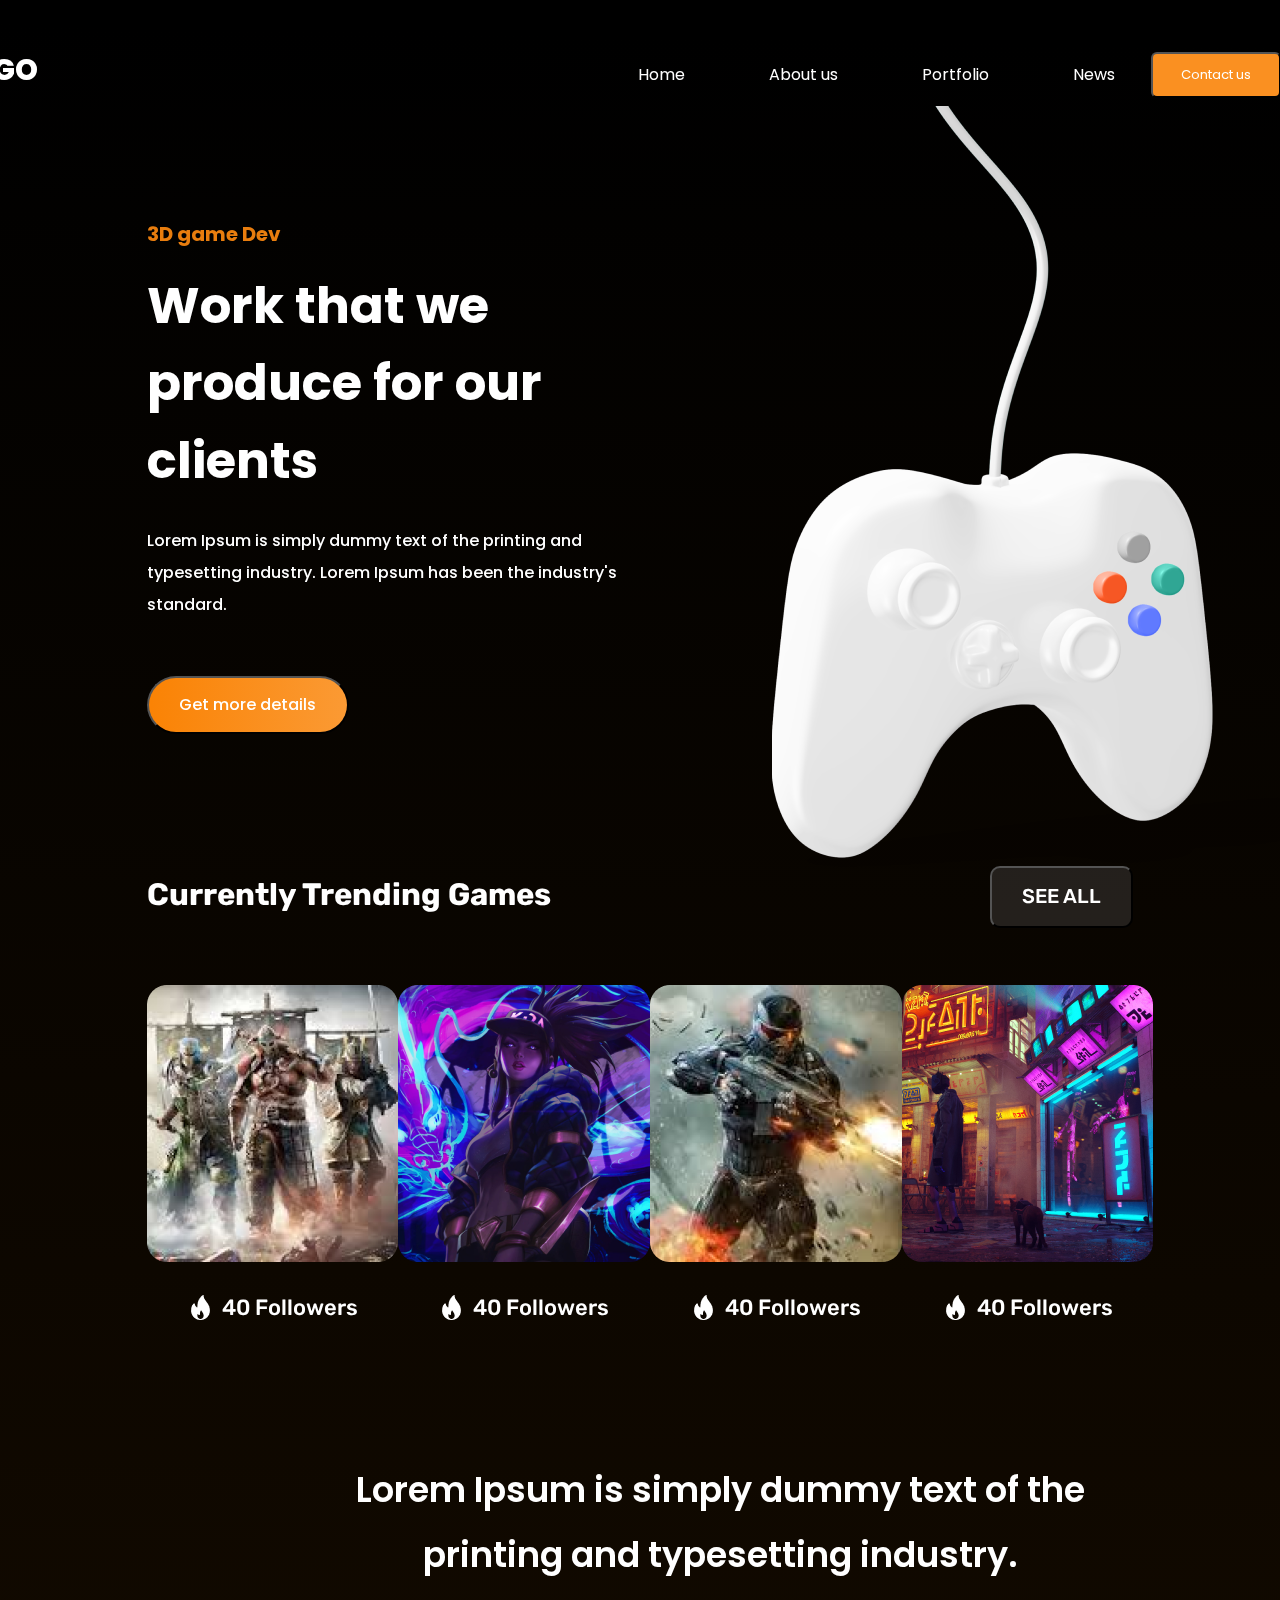
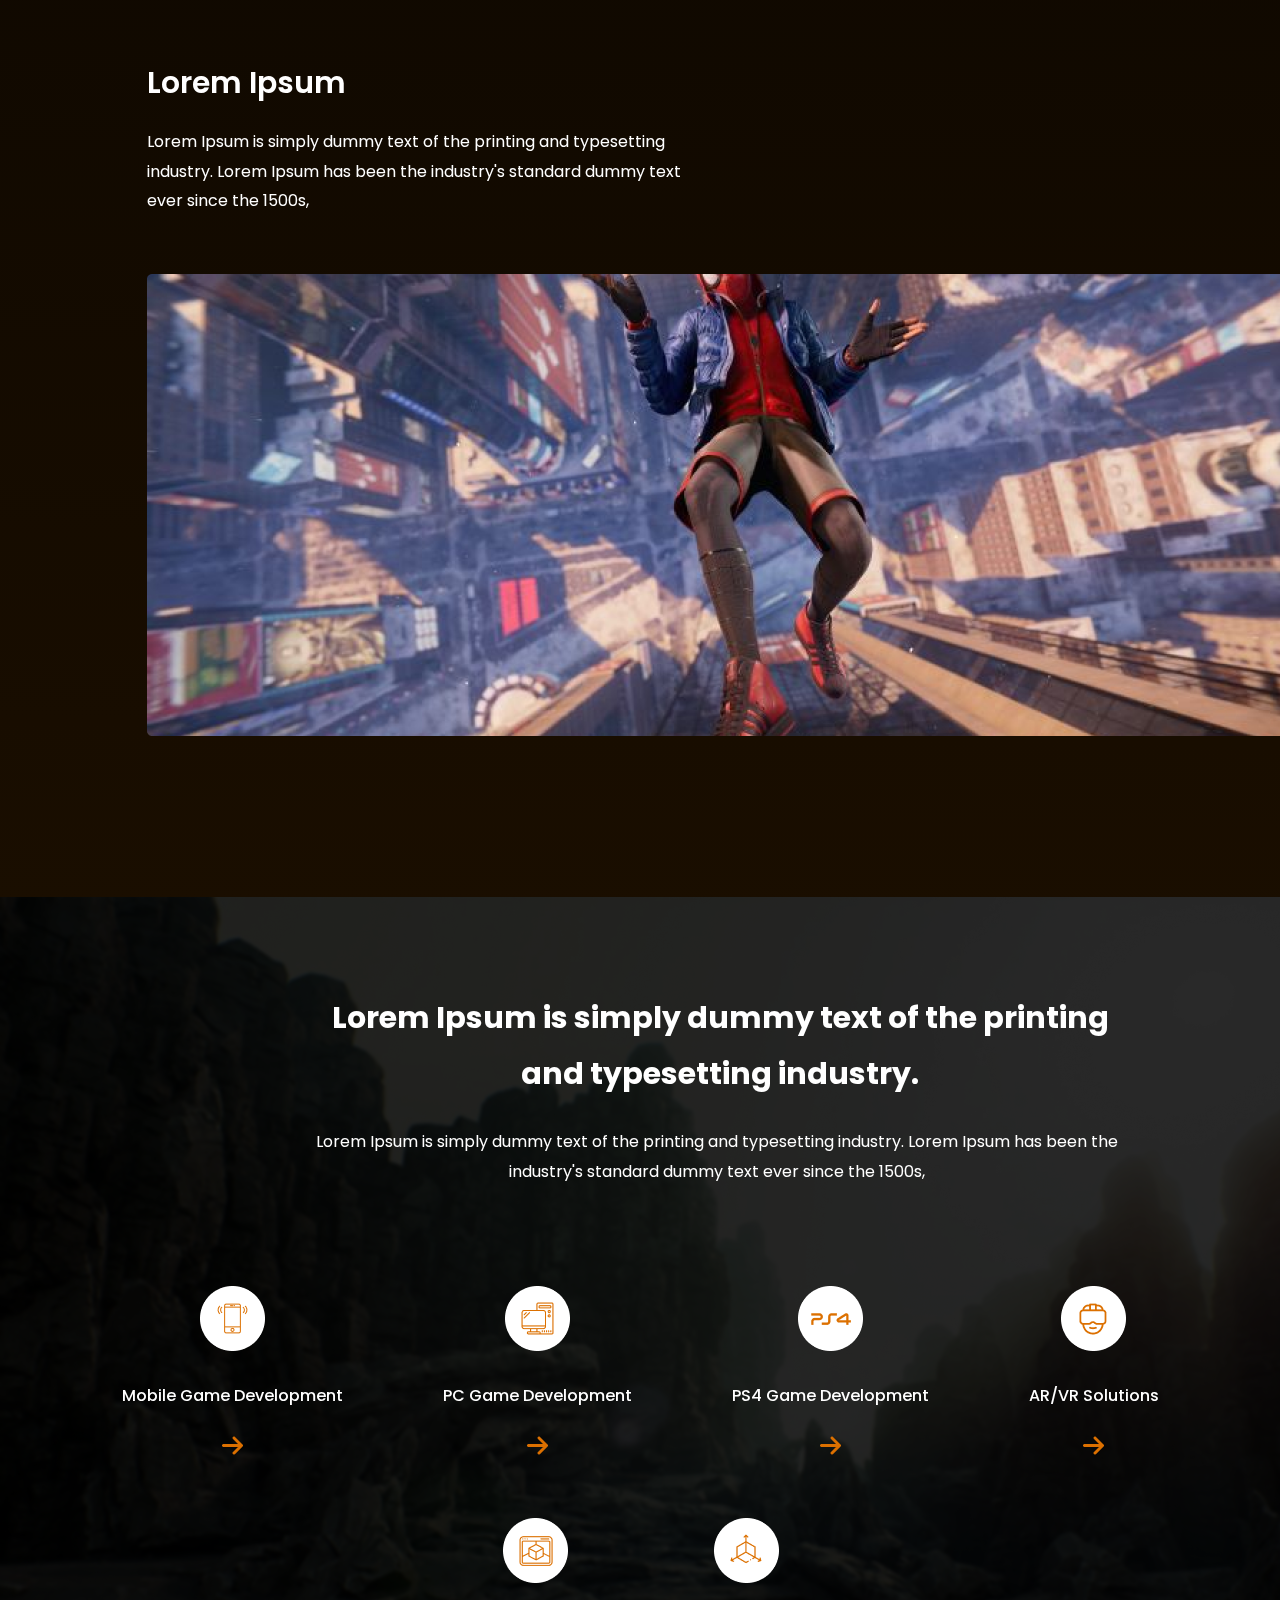
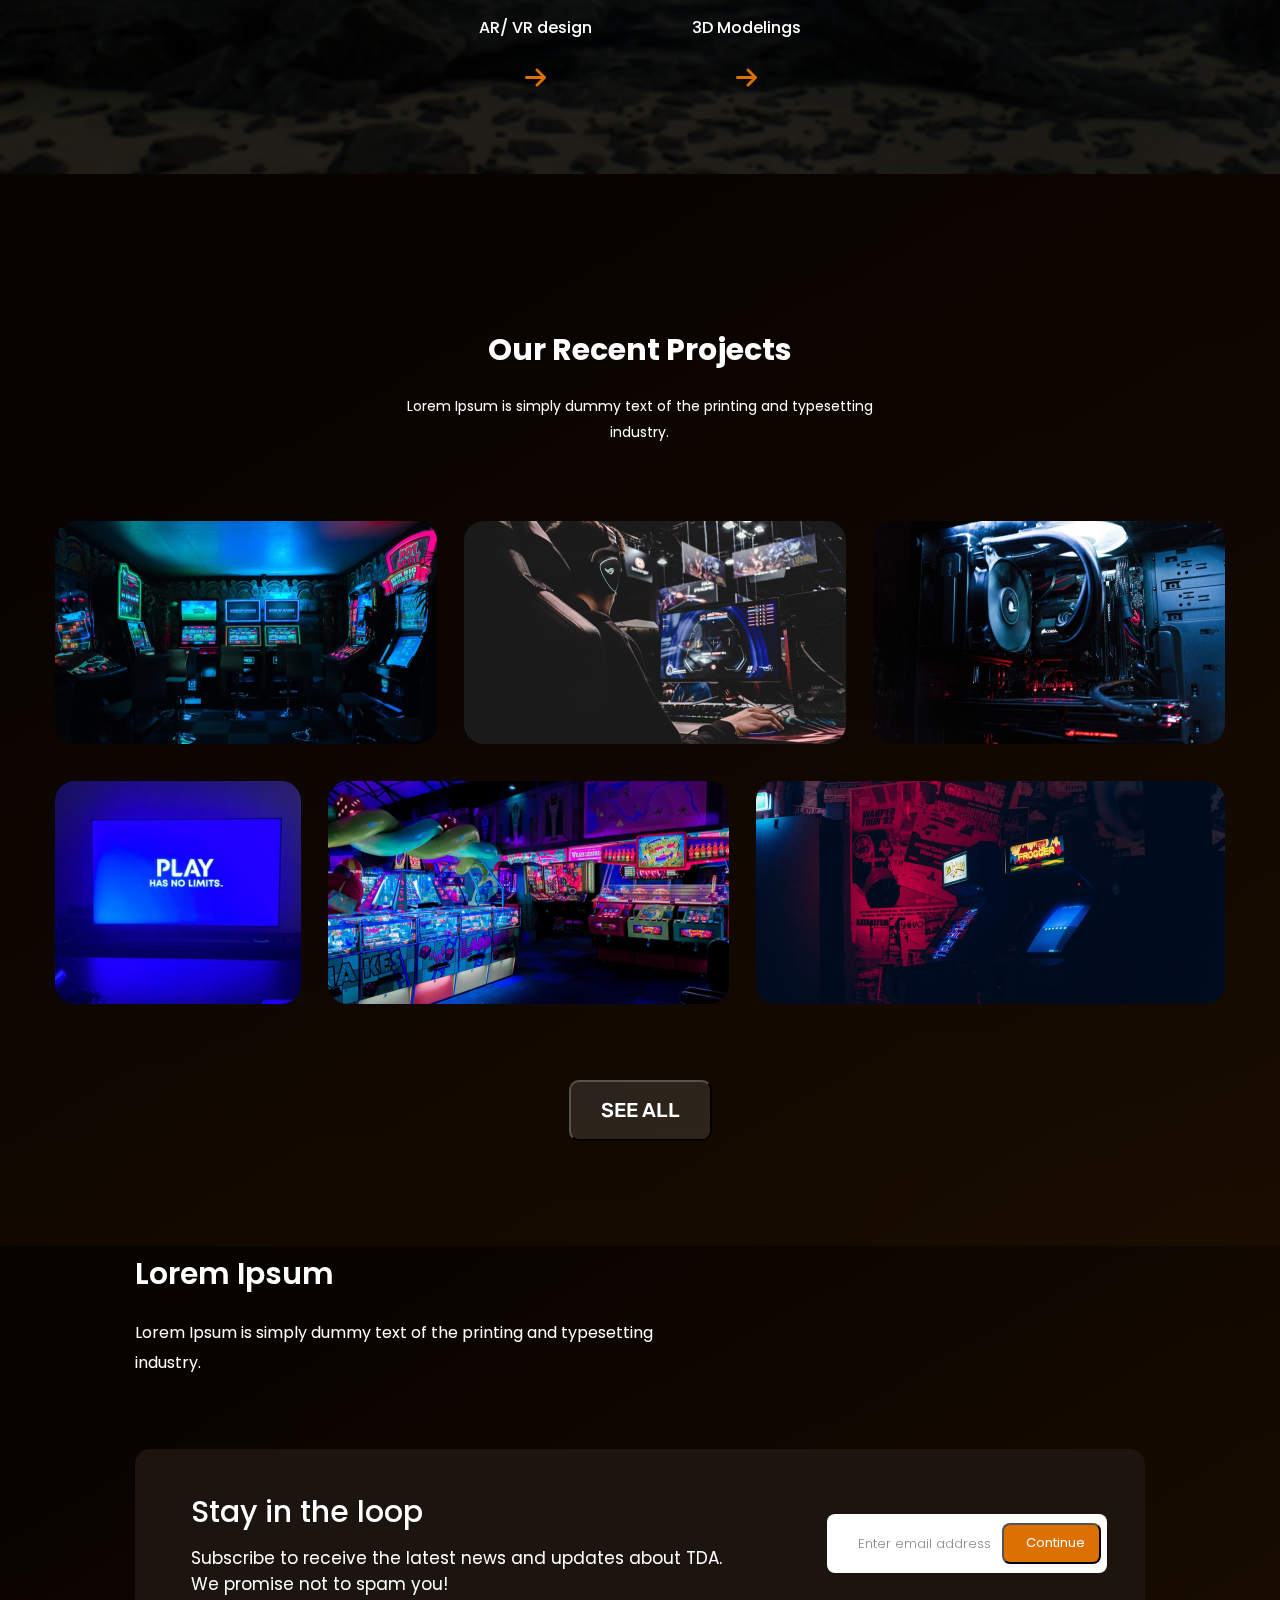
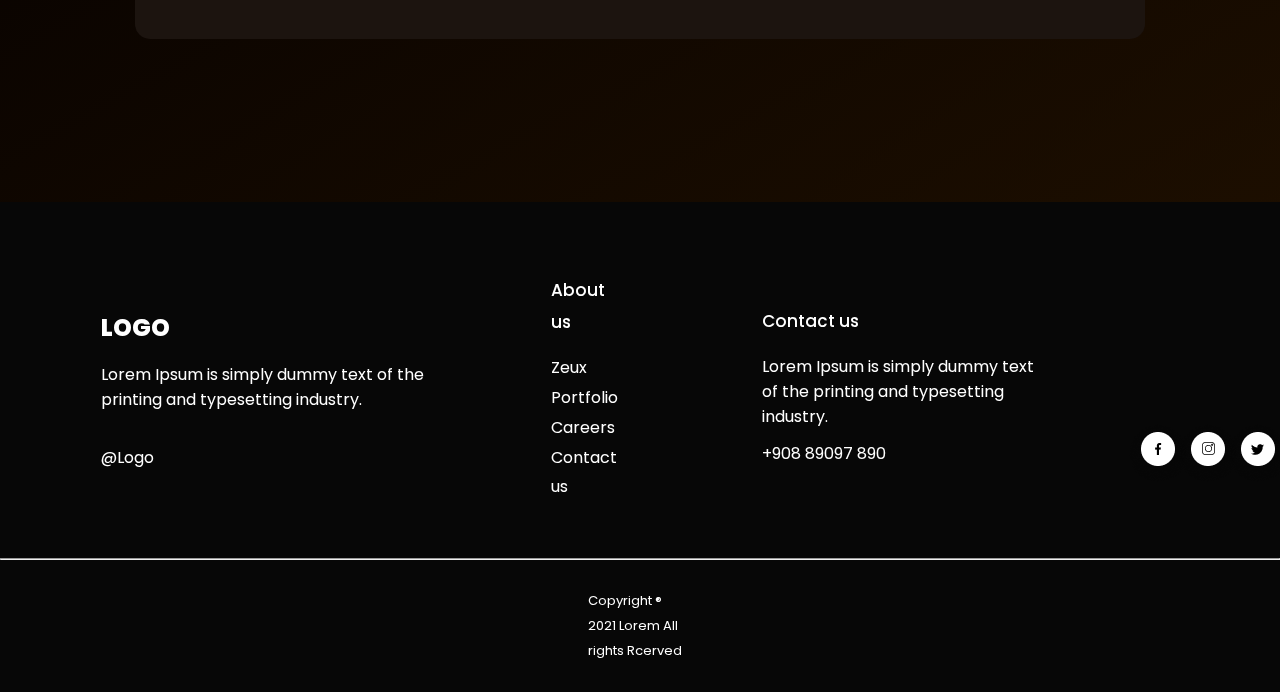
<file: index.html>
<!DOCTYPE html>
<html lang="en">
<head>
    <meta charset="UTF-8">
    <meta name="viewport" content="width=device-width, initial-scale=1.0">
    <title>Home Gaming Platform</title>
    <link rel="stylesheet" href="./home.css">
</head>
<body>
    <div class="home">
        <!--header-->
        <div class="header">
            <div class="logo">
                <h1>LOGO</h1>
            </div>

            <div class="menus">
                <ul>
                    <li><a href="./index.html">Home</a></li>
                    <li><a href="./about.html">About us</a></li>
                    <li><a href="./services.html">Portfolio</a></li>
                    <li><a href="./news.html">News</a></li>
                    <button><a href="./contact.html">Contact us</a></button>
                </ul>
            </div>

            
        </div>

        <div class="section-1">
            <div class="section-1-left">
                <span>3D game Dev</span>
                <h1>Work that we produce for our clients</h1>
                <p>Lorem Ipsum is simply dummy text of the printing and typesetting industry. Lorem Ipsum has been the industry's standard.</p>
                <button>Get more details</button>
            </div>
            <div class="section-1-right">
                <img src="./assets/images/home/joy_stick 1.png" alt="joystick" class="sec1-img1">


            </div>
        

        

    
        </div>

        <div class="section-2">
            <div class="section-2-header">
                <h1>Currently Trending Games</h1>
                <button>SEE ALL</button>
            </div>
            <div class="section-2-content">
                <ul>
                    
                    <li>
                        <div class="list-items">
                            <img src="./assets/images/home/sec-2-img1.png" alt="">
                            <div>
                                <img src="./assets/images/home/section-2-fire.png" alt="">
                                <p>40 Followers</p>
                            </div>
                            
                        </div>
                    </li>
                    <li>
                        <div class="list-items">
                            <img src="./assets/images/home/sec-2-img2.png" alt="">
                            <div>
                                <img src="./assets/images/home/section-2-fire.png" alt="">
                                <p>40 Followers</p>
                            </div>
                        </div>
                    </li>
                    <li>
                        <div class="list-items">
                            <img src="./assets/images/home/sec-2-img3.png" alt="">
                            <div>
                                <img src="./assets/images/home/section-2-fire.png" alt="">
                                <p>40 Followers</p>
                            </div>
                        </div>
                    </li>
                    <li>
                        <div class="list-items">
                            <img src="./assets/images/home/sec-2-img4.png" alt="">
                            <div>
                                <img src="./assets/images/home/section-2-fire.png" alt="">
                                <p>40 Followers</p>
                            </div>
                        </div>
                    </li>
                </ul>
            </div>
        </div>

        <div class="section-3">
            <div class="section-3-header">
                <h1>Lorem Ipsum is simply dummy text of the printing and typesetting industry.</h1>
            </div>
            <div class="section-3-content">
                <h1>Lorem Ipsum</h1>
                <p>Lorem Ipsum is simply dummy text of the printing and typesetting industry. Lorem Ipsum has been the industry's standard dummy text ever since the 1500s,</p>
            </div>
            <div class="section-3-img">
                <img src="./assets/images/home/section-3-img.png" alt="img of spiderman">
            </div>
        </div>

        <div class="section-4">
            <div class="section-4-header">
                <h1>Lorem Ipsum is simply dummy text of the printing and typesetting industry.</h1>
                <p>Lorem Ipsum is simply dummy text of the printing and typesetting industry. Lorem Ipsum has been the industry's standard dummy text ever since the 1500s,</p>
             </div>
             <div class="section-4-content">
                    <ul class="section-4-content1">
                        <li>
                            <div>
                                <img src="./assets/images/home/sec4-img1.png" alt="">
                                <p>Mobile Game Development</p>
                                <img src="./assets/images/home/sec4-arrow.png" alt="">
                            </div>
                        </li>
                        <li>
                            <div>
                                <img src="./assets/images/home/sec4-img2.png" alt="">
                                <p>PC Game Development</p>
                                <img src="./assets/images/home/sec4-arrow.png" alt="">
                            </div>
                        </li>
                        <li>
                            <div>
                                <img src="./assets/images/home/sec4-img3.png" alt="">
                                <p>PS4 Game Development</p>
                                <img src="./assets/images/home/sec4-arrow.png" alt="">
                            </div>
                        </li>
                        <li>
                            <div>
                                <img src="./assets/images/home/sec4-img4.png" alt="">
                                <p>AR/VR Solutions</p>
                                <img src="./assets/images/home/sec4-arrow.png" alt="">
                            </div>
                        </li>
                    </ul>
                    <ul class="section-4-content2">
                        <li>
                            <div>
                                <img src="./assets/images/home/sec4-img5.png" alt="">
                                <p>AR/ VR design</p>
                                <img src="./assets/images/home/sec4-arrow.png" alt="">
                            </div>
                        </li>
                        <li>
                            <div>
                                <img src="./assets/images/home/sec4-img6.png" alt="">
                                <p>3D Modelings</p>
                                <img src="./assets/images/home/sec4-arrow.png" alt="">
                            </div>
                        </li>
                    </ul>

            </div>
            

        </div>

        <div class="section-5">
            <div class="section-5-header">
                <h1>Our Recent Projects</h1>
                <p>Lorem Ipsum is simply dummy text of the printing and typesetting industry.</p>
            </div>
            <div class="section-5-content">
                <ul class="section-5-content1">
                    <li><img src="./assets/images/home/sec5-img1.png" alt=""></li>
                    <li><img src="./assets/images/home/sec5-img2.png" alt=""></li>
                    <li><img src="./assets/images/home/sec5-img3.png" alt=""></li>
                </ul>
                <ul class="section-5-content2">
                    <li><img src="./assets/images/home/sec5-img4.png" alt=""></li>
                    <li><img src="./assets/images/home/sec5-img5.png" alt=""></li>
                    <li><img src="./assets/images/home/sec5-img6.png" alt=""></li>
                </ul>
            </div>
            <button>SEE ALL</button>
        </div>

        <div class="section-6">
            <div class="section-6-header">
                <h1>Lorem Ipsum</h1>
                <p>Lorem Ipsum is simply dummy text of the printing and typesetting industry.</p>
            </div>
            <div class="section-6-content">
                <div class="section-6-content-box" >
                    <div class="section-6-content-left">
                        <h1>Stay in the loop</h1>
                        <p>Subscribe to receive the latest news and updates about TDA. <br /> We promise not to spam you!</p>
                    </div>
                    <div class="section-6-content-right">
                        <p>Enter email address</p>
                        <button>Continue</button>
                    </div>
                </div>

            </div>
        </div>

        <div class="section-7">
            <ul class="section-7-list1">
                <li><h1>LOGO</h1></li>
                <li><p>Lorem Ipsum is simply dummy text of the printing and typesetting industry.</p></li>
                <li>@Logo</li>
            </ul>
            <ul class="section-7-list2">
                <li>About us</li>
                <li>Zeux</li>
                <li>Portfolio</li>
                <li>Careers</li>
                <li>Contact us</li>
            </ul>
            <ul class="section-7-list3">
                <li>Contact us</li>
                <li><p>Lorem Ipsum is simply dummy text of the printing and typesetting industry.</p></li>
                <li>+908 89097 890</li>
            </ul>
            <ul class="section-7-list4">
                <li>
                    <img src="./assets/images/home/sec7-img1.png" alt="">
                    
                </li>
                <li>
                    
                        <img src="./assets/images/home/sec7-img2.png" alt="">
                    
                </li>
                <li>
                   
                        <img src="./assets/images/home/sec7-img3.png" alt="">
                   
                </li>
                <li>
                   
                        <img src="./assets/images/home/sec7-img4.png" alt="">
                    
                </li>
            </ul>
        
        </div>

        <div class="section-8">
            <hr />
            <footer>
                Copyright ® 2021 Lorem All rights Rcerved
            </footer>
        </div>





    </div>
</body>
</html>
</file>
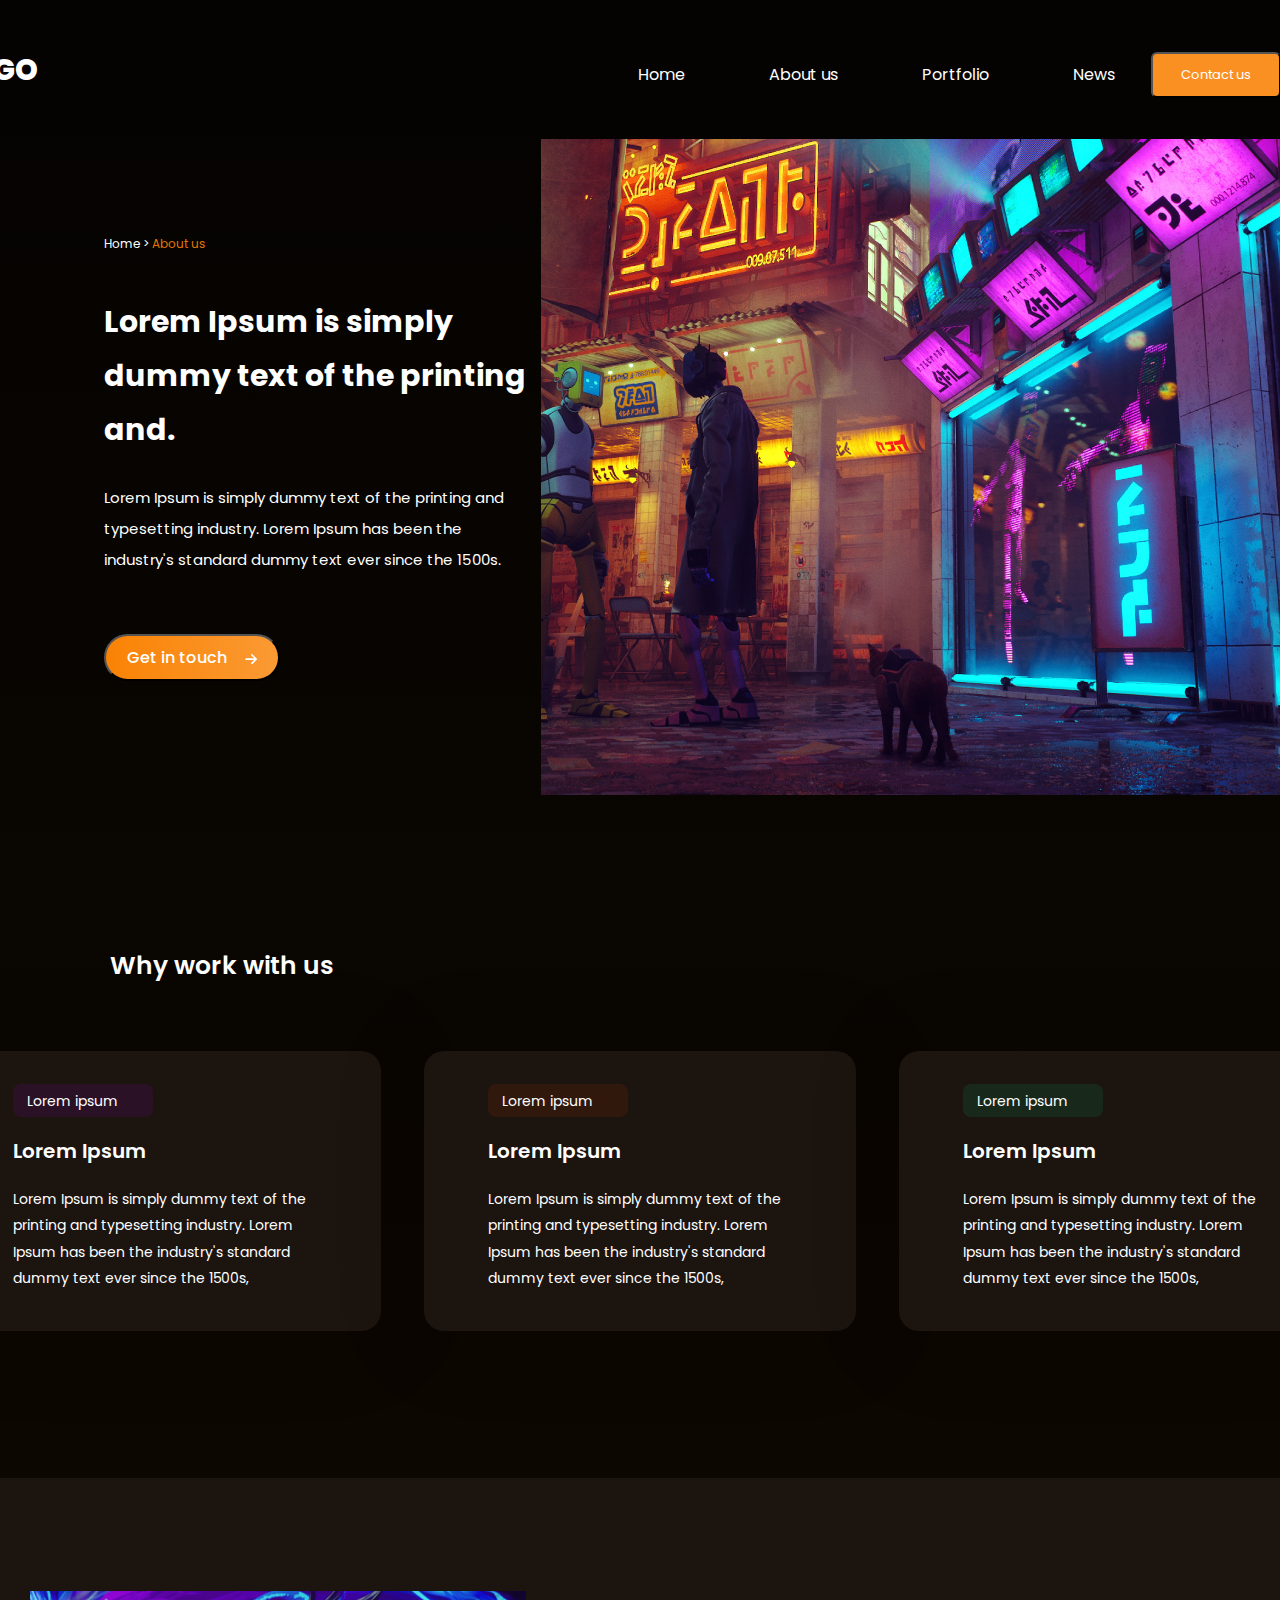
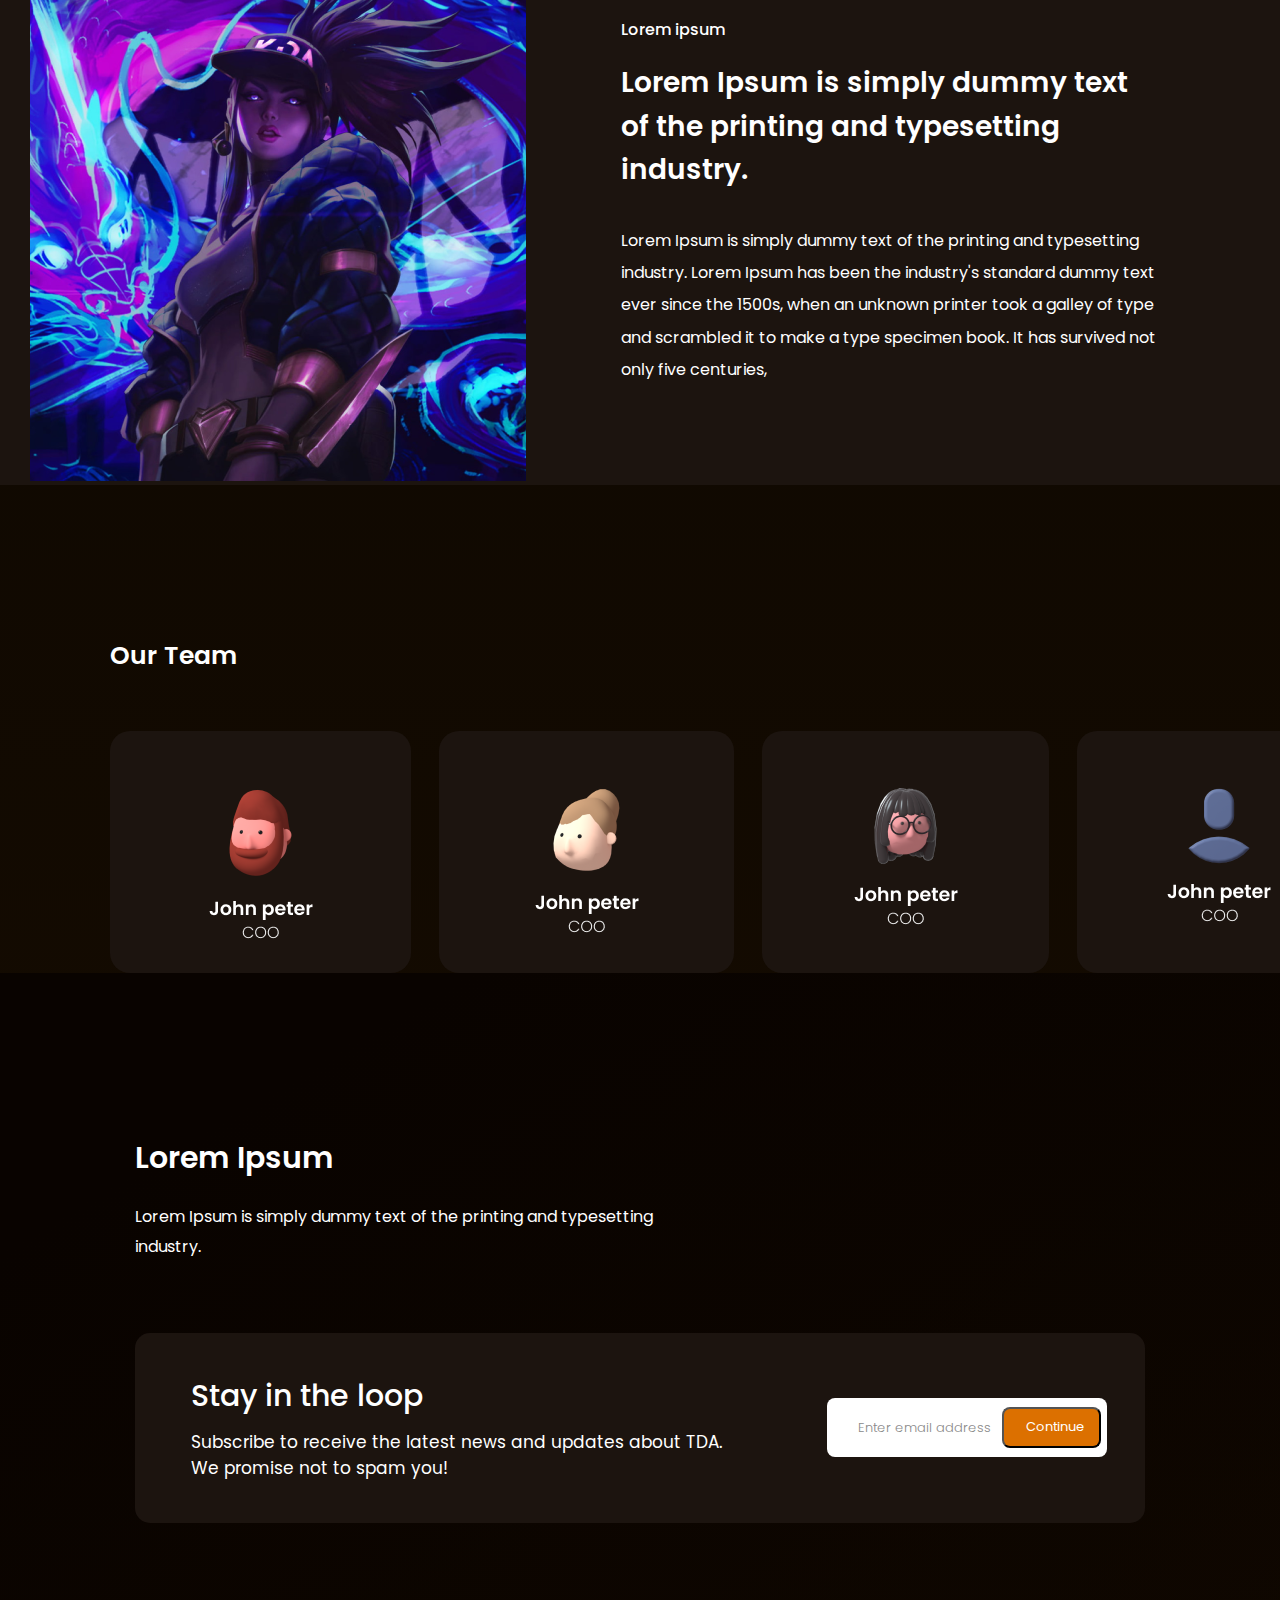
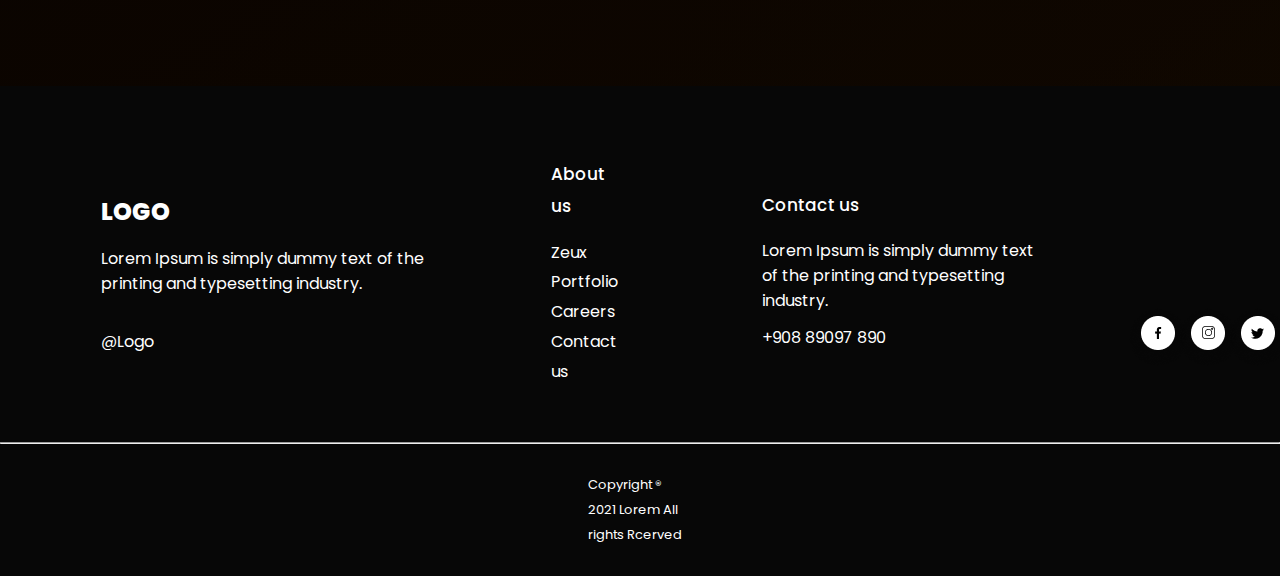
<file: about.html>
<!DOCTYPE html>
<html lang="en">
<head>
    <meta charset="UTF-8">
    <meta name="viewport" content="width=device-width, initial-scale=1.0">
    <title>about</title>
    <link rel="stylesheet" href="./about.css">
</head>
<body>
    <div class="about">

        <div class="header">
            <div class="logo">
                <h1>LOGO</h1>
            </div>

            <div class="menus">
                <ul>
                    <li><a href="./index.html">Home</a></li>
                    <li><a href="./about.html">About us</a></li>
                    <li><a href="./services.html">Portfolio</a></li>
                    <li><a href="./news.html">News</a></li>
                    <button><a href="./contact.html">Contact us</a></button>
                </ul>
                
            </div>

            
        </div>

        <div class="section-1">
            <div class="section-1-left">
                    <h3>Home > <span>About us</span></h3>
                    <h1>Lorem Ipsum is simply dummy text of the printing and.</h1>
                    <p>Lorem Ipsum is simply dummy text of the printing and typesetting industry. Lorem Ipsum has been the industry's standard dummy text ever since the 1500s.</p>
                    <button>Get in touch
                        <img src="./assets/images/about-us/sec1-arow.png" alt="">
                    </button>
                    
                    
            </div>
            <div class="section-1-right">
                <img src="./assets/images/about-us/sec1-img.png" alt="" srcset="">
            </div>
        </div>

        <div class="section-2">
            <h1>Why work with us</h1>
            <div class="box-container">
                <div class="box-1">
                    <span>Lorem ipsum</span>
                    <h2>Lorem Ipsum</h2>
                    <p>Lorem Ipsum is simply dummy text of the printing and typesetting industry. Lorem Ipsum has been the industry's standard dummy text ever since the 1500s,</p>

                </div>
                <div class="box-2">
                    <span>Lorem ipsum</span>
                    <h2>Lorem Ipsum</h2>
                    <p>Lorem Ipsum is simply dummy text of the printing and typesetting industry. Lorem Ipsum has been the industry's standard dummy text ever since the 1500s,</p>
                    
                </div>
                <div class="box-3">
                    <span>Lorem ipsum</span>
                    <h2>Lorem Ipsum</h2>
                    <p>Lorem Ipsum is simply dummy text of the printing and typesetting industry. Lorem Ipsum has been the industry's standard dummy text ever since the 1500s,</p>
                    
                </div>
            </div>
        </div>

        <div class="section-3">
            <div class="section-3-left">
                <img src="./assets/images/about-us/sec3-img.png" alt="">
            </div>
            <div class="section-3-right">
                <h3>Lorem ipsum</h3>
                <h1>Lorem Ipsum is simply dummy text of the printing and typesetting industry.</h1>
                <p>Lorem Ipsum is simply dummy text of the printing and typesetting industry. Lorem Ipsum has been the industry's standard dummy text ever since the 1500s, when an unknown printer took a galley of type and scrambled it to make a type specimen book. It has survived not only five centuries,</p>
            </div>
        </div>

        <div class="section-4">
            <h1>Our Team</h1>
            <div class="section-4-box-container">
                <div class="sec-4-box">
                    <ul>
                        <li><img src="./assets/images/about-us/sec4-img1.png" alt="">
                        </li>
                        <li><img src="./assets/images/about-us/John peter.png" alt=""></li>
                        <li><img src="./assets/images/about-us/COO.png" alt=""></li>
                    </ul>
                </div>
                <div class="sec-4-box">
                    <ul>
                        <li><img src="./assets/images/about-us/sec4-img2.png" alt="">
                        </li>
                        <li><img src="./assets/images/about-us/John peter.png" alt=""></li>
                        <li><img src="./assets/images/about-us/COO.png" alt=""></li>
                    </ul>
                </div>
                <div class="sec-4-box">
                    <ul>
                    <li><img src="./assets/images/about-us/sec4-img3.png" alt="">
                    </li>
                    <li><img src="./assets/images/about-us/John peter.png" alt=""></li>
                    <li><img src="./assets/images/about-us/COO.png" alt=""></li>
    
                </ul>
                </div>
                <div class="sec-4-box">
                    <ul>
                    <li><img src="./assets/images/about-us/sec4-img4.png" alt="">
                    </li>
                    <li><img src="./assets/images/about-us/John peter.png" alt=""></li>
                    <li><img src="./assets/images/about-us/COO.png" alt=""></li>
                     </ul>
                </div>
            </div>
        </div>

        <div class="section-6">
            <div class="section-6-header">
                <h1>Lorem Ipsum</h1>
                <p>Lorem Ipsum is simply dummy text of the printing and typesetting industry.</p>
            </div>
            <div class="section-6-content">
                <div class="section-6-content-box" >
                    <div class="section-6-content-left">
                        <h1>Stay in the loop</h1>
                        <p>Subscribe to receive the latest news and updates about TDA. <br /> We promise not to spam you!</p>
                    </div>
                    <div class="section-6-content-right">
                        <p>Enter email address</p>
                        <button>Continue</button>
                    </div>
                </div>

            </div>
        </div>

        <div class="section-7">
            <ul class="section-7-list1">
                <li><h1>LOGO</h1></li>
                <li><p>Lorem Ipsum is simply dummy text of the printing and typesetting industry.</p></li>
                <li>@Logo</li>
            </ul>
            <ul class="section-7-list2">
                <li>About us</li>
                <li>Zeux</li>
                <li>Portfolio</li>
                <li>Careers</li>
                <li>Contact us</li>
            </ul>
            <ul class="section-7-list3">
                <li>Contact us</li>
                <li><p>Lorem Ipsum is simply dummy text of the printing and typesetting industry.</p></li>
                <li>+908 89097 890</li>
            </ul>
            <ul class="section-7-list4">
                <li>
                    <img src="./assets/images/home/sec7-img1.png" alt="">
                    
                </li>
                <li>
                    
                        <img src="./assets/images/home/sec7-img2.png" alt="">
                    
                </li>
                <li>
                   
                        <img src="./assets/images/home/sec7-img3.png" alt="">
                   
                </li>
                <li>
                   
                        <img src="./assets/images/home/sec7-img4.png" alt="">
                    
                </li>
            </ul>
        
        </div>

        <div class="section-8">
            <hr />
            <footer>
                Copyright ® 2021 Lorem All rights Rcerved
            </footer>
        </div>






    </div>
    
</body>
</html>
</file>
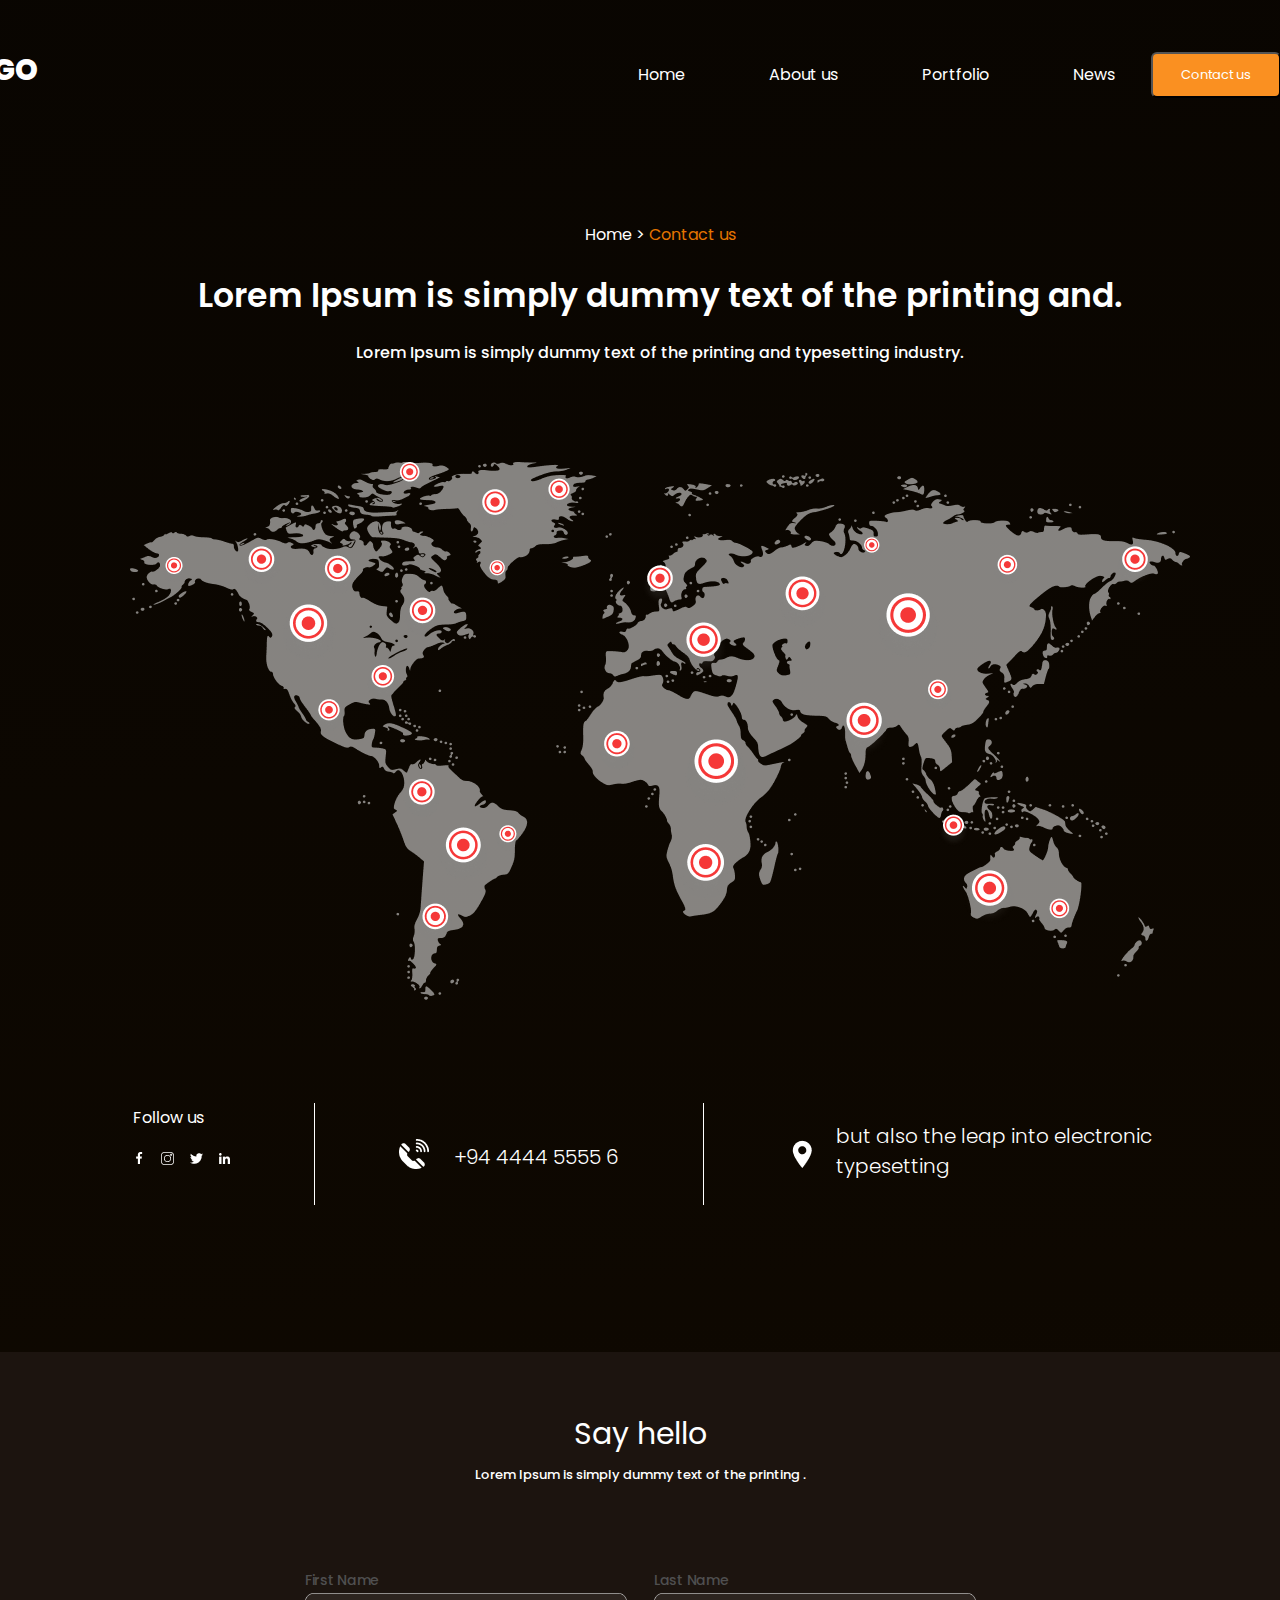
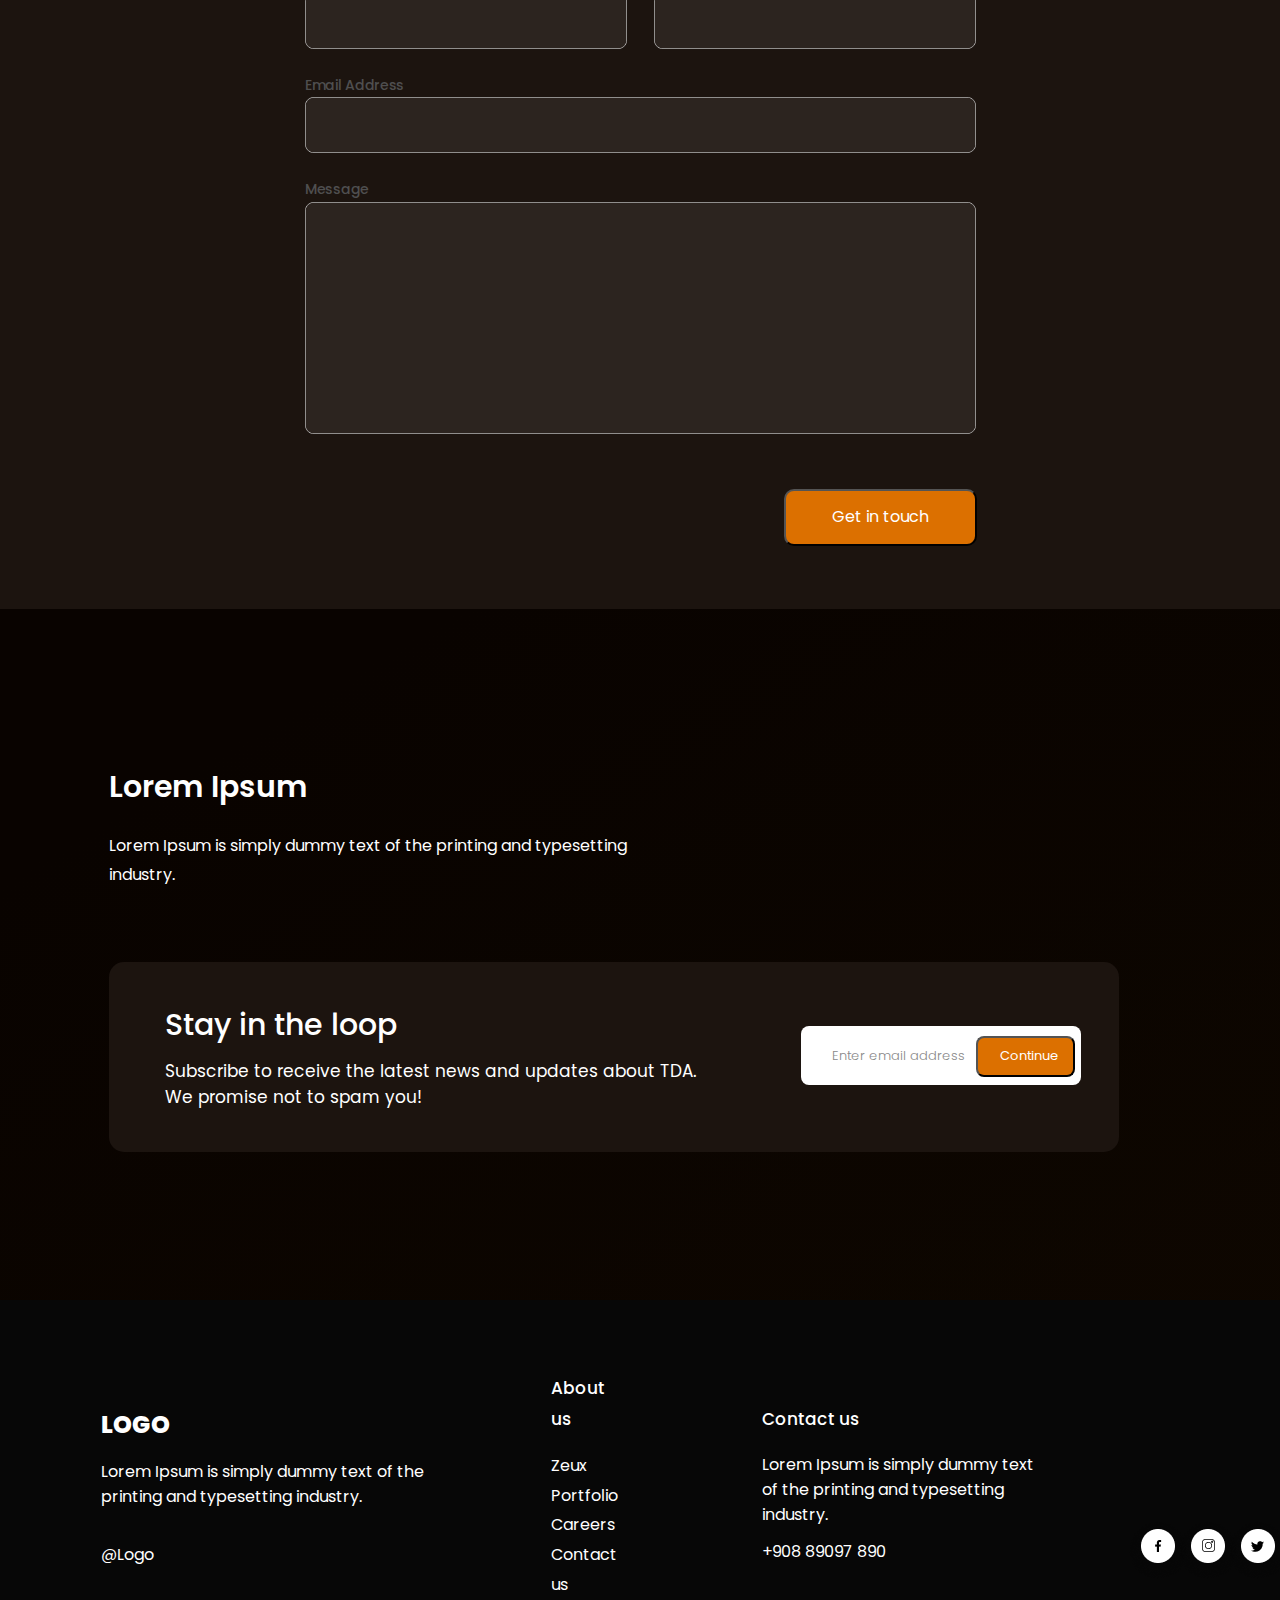
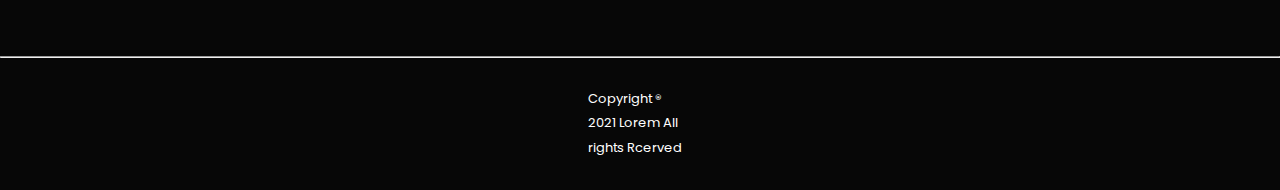
<file: contact.html>
<!DOCTYPE html>
<html lang="en">
<head>
    <meta charset="UTF-8">
    <meta name="viewport" content="width=device-width, initial-scale=1.0">
    <title>contact us</title>
    <link rel="stylesheet" href="./contact.css">
</head>
<body>
    <div class="contact">
        <div class="header">
            <div class="logo">
                <h1>LOGO</h1>
            </div>

            <div class="menus">
                <ul>
                    <li><a href="./index.html">Home</a></li>
                    <li><a href="./about.html">About us</a></li>
                    <li><a href="./services.html">Portfolio</a></li>
                    <li><a href="./news.html">News</a></li>
                    <button><a href="./contact.html">Contact us</a></button>
                </ul>
            </div>

            
        </div>

        <div class="section-1">
            <h3>Home > <span>Contact us</span></h3>
            <h1>Lorem Ipsum is simply dummy text of the printing and.</h1>
            <p>Lorem Ipsum is simply dummy text of the printing and typesetting industry.</p>
           <img src="./assets/images/contact/Huge Global.png" alt="">
        </div>

        <div class="section-1-final">
            <div class="sec1-final1">
                <h5>Follow us</h5>
                <div>
                    <img src="./assets/images/contact/facebook 1.png" alt="">
                    <img src="./assets/images/contact/instagram 1.png" alt="">
                    <img src="./assets/images/contact/twitter 1.png" alt="">
                    <img src="./assets/images/contact/linkedin 1.png" alt="">
                </div>
            </div>

            <img src="./assets/images/contact/Line 5.png" alt="">

            <div class="sec1-final2">
                <img src="./assets/images/contact/phone 1.png" alt="">
                <h3>+94 4444 5555 6</h3>
            </div>

            <img src="./assets/images/contact/Line 5.png" alt="">

            <div class="sec1-final3">
                <img src="./assets/images/contact/gps 1.png" alt="">
                <p>but also the leap into electronic typesetting</p>
            </div>
        </div>

        <div class="section-2">
            <h1>Say hello</h1>
            <p>Lorem Ipsum is simply dummy text of the printing .</p>
            <div class="sec2-first">
                <div>
                    <h1>First Name</h1>
                    <img src="./assets/images/contact/rectangle1.png" alt="">
                </div>
                <div>
                    <h1>Last Name</h1>
                    <img src="./assets/images/contact/rectangle1.png" alt="">
                </div>
            </div>
            <div class="sec2-second">
                <h1>Email Address</h1>
                 <img src="./assets/images/contact/rectangle2.png" alt="">
            </div>
            <div class="sec2-third">
                <h1>Message</h1>
                 <img src="./assets/images/contact/rectangle3.png" alt="">
            </div>
        
            <div class="sec2-final">
                <button>Get in touch</button>
            </div>

        </div>

        <div class="section-6">
            <div class="section-6-header">
                <h1>Lorem Ipsum</h1>
                <p>Lorem Ipsum is simply dummy text of the printing and typesetting industry.</p>
            </div>
            <div class="section-6-content">
                <div class="section-6-content-box" >
                    <div class="section-6-content-left">
                        <h1>Stay in the loop</h1>
                        <p>Subscribe to receive the latest news and updates about TDA. <br /> We promise not to spam you!</p>
                    </div>
                    <div class="section-6-content-right">
                        <p>Enter email address</p>
                        <button>Continue</button>
                    </div>
                </div>

            </div>
        </div>

        <div class="section-7">
            <ul class="section-7-list1">
                <li><h1>LOGO</h1></li>
                <li><p>Lorem Ipsum is simply dummy text of the printing and typesetting industry.</p></li>
                <li>@Logo</li>
            </ul>
            <ul class="section-7-list2">
                <li>About us</li>
                <li>Zeux</li>
                <li>Portfolio</li>
                <li>Careers</li>
                <li>Contact us</li>
            </ul>
            <ul class="section-7-list3">
                <li>Contact us</li>
                <li><p>Lorem Ipsum is simply dummy text of the printing and typesetting industry.</p></li>
                <li>+908 89097 890</li>
            </ul>
            <ul class="section-7-list4">
                <li>
                    <img src="./assets/images/home/sec7-img1.png" alt="">
                    
                </li>
                <li>
                    
                        <img src="./assets/images/home/sec7-img2.png" alt="">
                    
                </li>
                <li>
                   
                        <img src="./assets/images/home/sec7-img3.png" alt="">
                   
                </li>
                <li>
                   
                        <img src="./assets/images/home/sec7-img4.png" alt="">
                    
                </li>
            </ul>
        
        </div>

        <div class="section-8">
            <hr />
            <footer>
                Copyright ® 2021 Lorem All rights Rcerved
            </footer>
        </div>



        </div>










       




   
    </div>
    
</body>
</html>
</file>
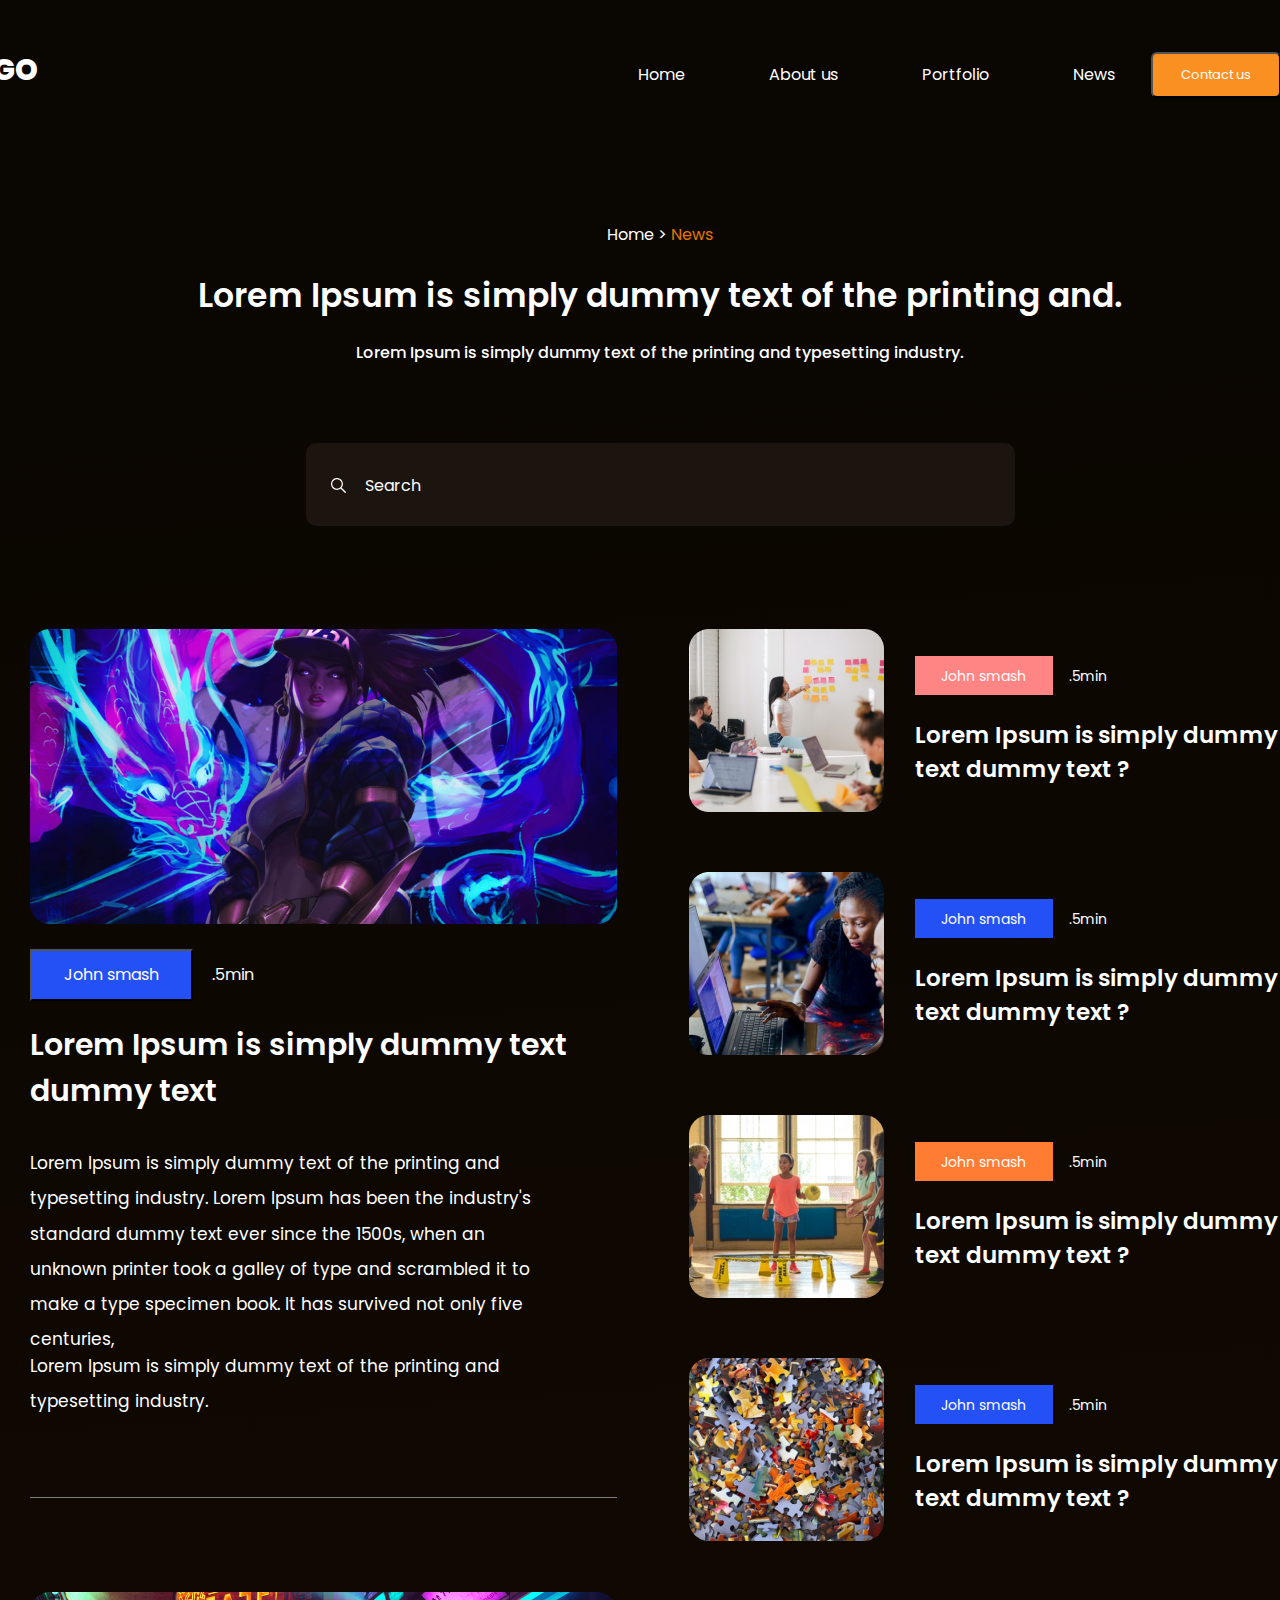
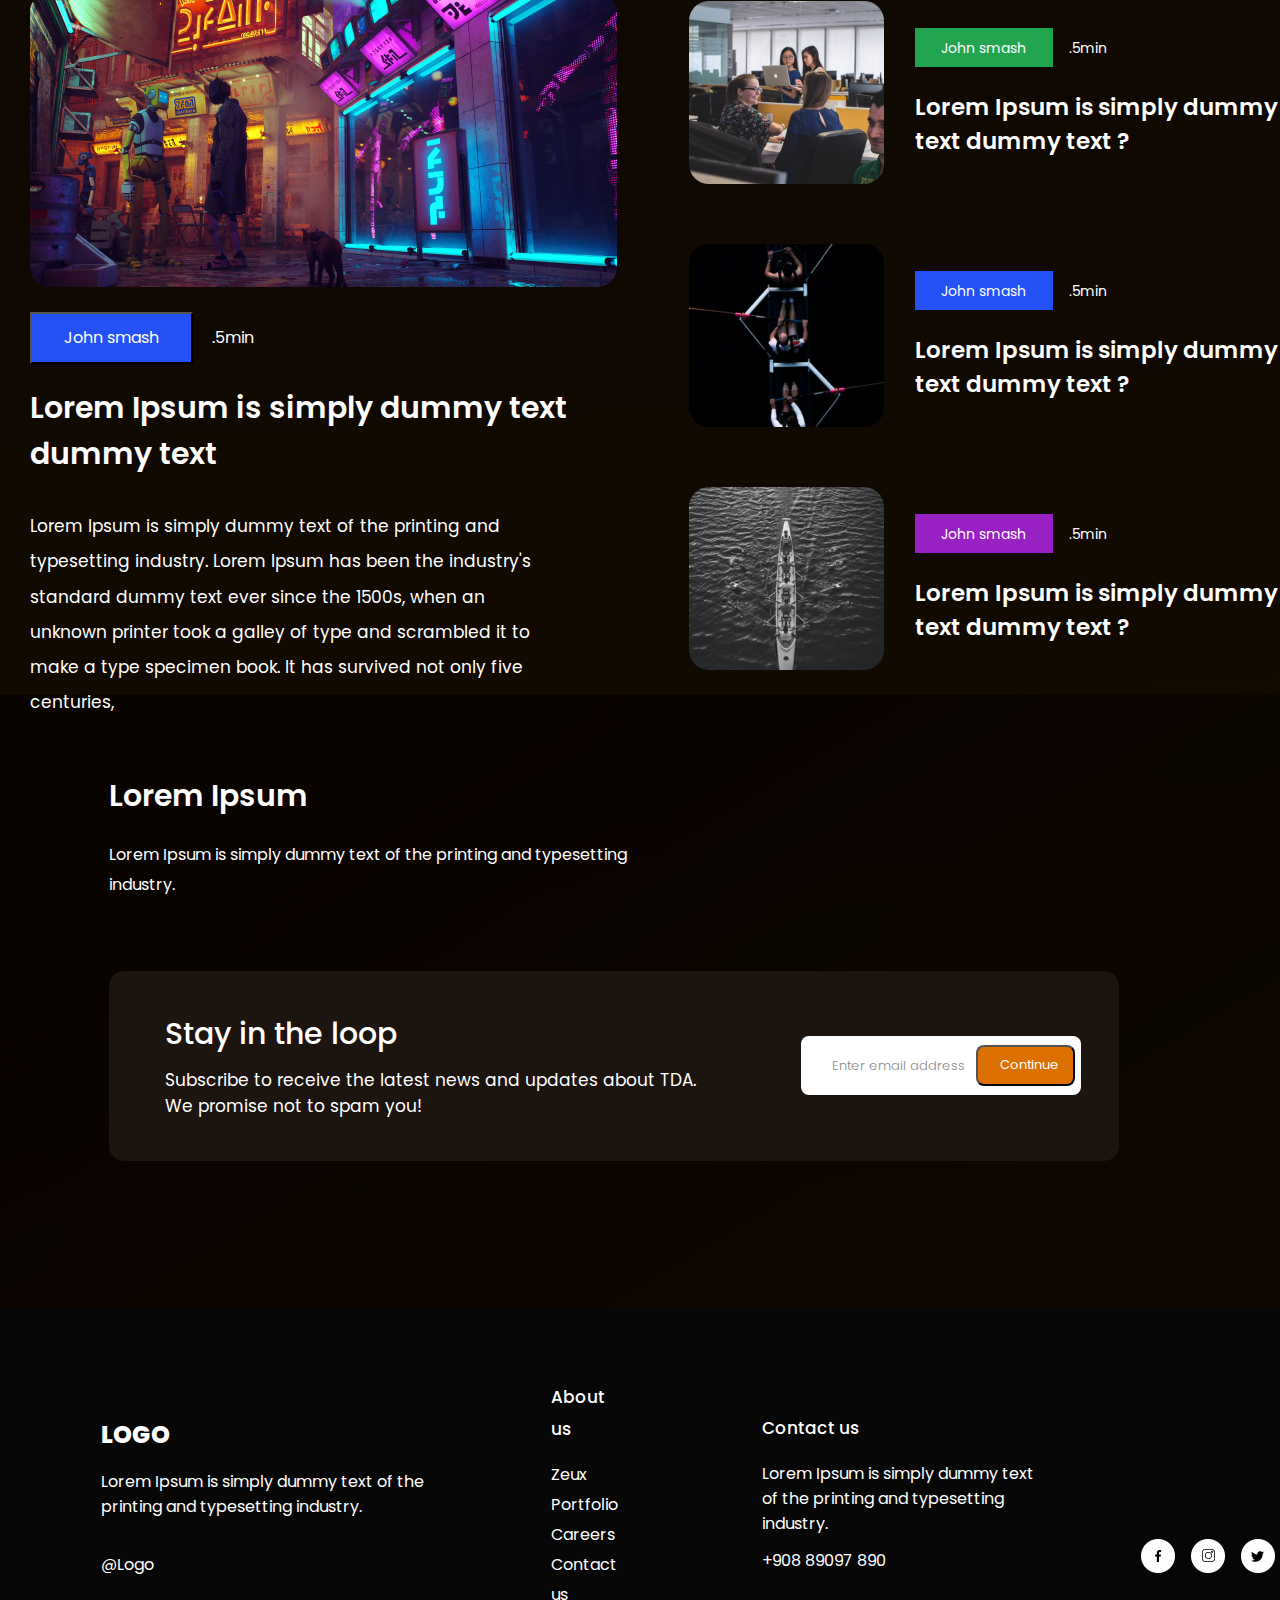
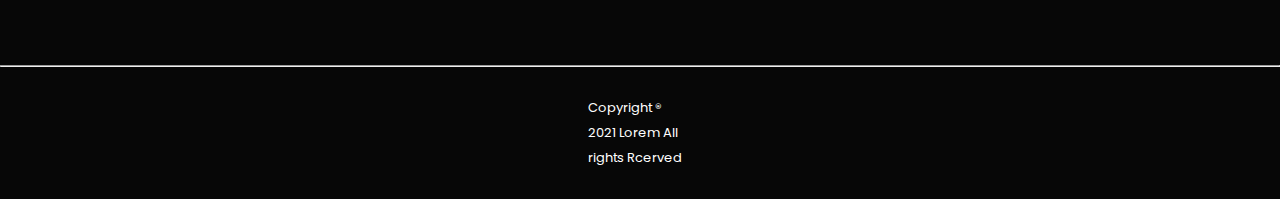
<file: news.html>
<!DOCTYPE html>
<html lang="en">
<head>
    <meta charset="UTF-8">
    <meta name="viewport" content="width=device-width, initial-scale=1.0">
    <title>news</title>
    <link rel="stylesheet" href="./news.css">
</head>
<body>
    <div class="news">
        <div class="header">
            <div class="logo">
                <h1>LOGO</h1>
            </div>

            <div class="menus">
                <ul>
                    <li><a href="./index.html">Home</a></li>
                    <li><a href="./about.html">About us</a></li>
                    <li><a href="./services.html">Portfolio</a></li>
                    <li><a href="./news.html">News</a></li>
                    <button><a href="./contact.html">Contact us</a></button>
                </ul>
            </div>

            
        </div>

        <div class="section-1">
            <h3>Home > <span>News</span></h3>
            <h1>Lorem Ipsum is simply dummy text of the printing and.</h1>
            <p>Lorem Ipsum is simply dummy text of the printing and typesetting industry.</p>
           <div class="section-1-search">
            <img src="./assets/images/news/search 1.png" alt="">
            <span>Search</span>

           </div>
        </div>

        <div class="section-2">
            <div class="section-2-left">
                <div class="sec2-left1">
                    <img src="./assets/images/news/left-img1.png" alt="">
                    <div>
                        <button>John smash</button>
                        <span>.5min</span>
                    </div>
                    <h1>Lorem Ipsum is simply dummy text dummy text</h1>
                    <p>Lorem Ipsum is simply dummy text of the printing and typesetting industry. Lorem Ipsum has been the industry's standard dummy text ever since the 1500s, when an unknown printer took a galley of type and scrambled it to make a type specimen book. It has survived not only five centuries,</p>
                    <h4>Lorem Ipsum is simply dummy text of the printing and typesetting industry.</h4>
                    <img src="./assets/images/news/Line 2.png" alt="" class="line">
                </div>
                <div class="sec2-left2">
                    <img src="./assets/images/news/left-img2.png" alt="">
                    <div>
                        <button>John smash</button>
                        <span>.5min</span>
                    </div>
                    <h1>Lorem Ipsum is simply dummy text dummy text</h1>
                    <p>Lorem Ipsum is simply dummy text of the printing and typesetting industry. Lorem Ipsum has been the industry's standard dummy text ever since the 1500s, when an unknown printer took a galley of type and scrambled it to make a type specimen book. It has survived not only five centuries,</p>
                    

                </div>



            </div>
            <div class="section-2-right">
                <div class="box1">
                    <img src="./assets/images/news/right-img1.png" alt="">
                    <div>
                        <div class="inner-head">
                            <h5>John smash</h5>
                            <span>.5min</span>
                        </div>
                        <p>Lorem Ipsum is simply dummy text dummy text ?</p>
                    </div>
                </div>

                <div class="box2">
                    <img src="./assets/images/news/right-img2.png" alt="">
                    <div>
                        <div class="inner-head">
                            <h5>John smash</h5>
                            <span>.5min</span>
                        </div>
                        <p>Lorem Ipsum is simply dummy text dummy text ?</p>
                    </div>
                </div>

                <div class="box3">
                    <img src="./assets/images/news/right-img3.png" alt="">
                    <div>
                        <div class="inner-head">
                            <h5>John smash</h5>
                            <span>.5min</span>
                        </div>
                        <p>Lorem Ipsum is simply dummy text dummy text ?</p>
                    </div>
                </div>

                <div class="box4">
                    <img src="./assets/images/news/right-img4.png" alt="">
                    <div>
                        <div class="inner-head">
                            <h5>John smash</h5>
                            <span>.5min</span>
                        </div>
                        <p>Lorem Ipsum is simply dummy text dummy text ?</p>
                    </div>
                </div>

                <div class="box5">
                    <img src="./assets/images/news/right-img5.png" alt="">
                    <div>
                        <div class="inner-head">
                            <h5>John smash</h5>
                            <span>.5min</span>
                        </div>
                        <p>Lorem Ipsum is simply dummy text dummy text ?</p>
                    </div>
                </div>

                <div class="box6">
                    <img src="./assets/images/news/right-img6.png" alt="">
                    <div>
                        <div class="inner-head">
                            <h5>John smash</h5>
                            <span>.5min</span>
                        </div>
                        <p>Lorem Ipsum is simply dummy text dummy text ?</p>
                    </div>
                </div>

                <div class="box7">
                    <img src="./assets/images/news/right-img7.png" alt="">
                    <div>
                        <div class="inner-head">
                            <h5>John smash</h5>
                            <span>.5min</span>
                        </div>
                        <p>Lorem Ipsum is simply dummy text dummy text ?</p>
                    </div>
                </div>


            </div>

           
        
        

        



    
        </div>

        <div class="section-6">
            <div class="section-6-header">
                <h1>Lorem Ipsum</h1>
                <p>Lorem Ipsum is simply dummy text of the printing and typesetting industry.</p>
            </div>
            <div class="section-6-content">
                <div class="section-6-content-box" >
                    <div class="section-6-content-left">
                        <h1>Stay in the loop</h1>
                        <p>Subscribe to receive the latest news and updates about TDA. <br /> We promise not to spam you!</p>
                    </div>
                    <div class="section-6-content-right">
                        <p>Enter email address</p>
                        <button>Continue</button>
                    </div>
                </div>

            </div>
        </div>

        <div class="section-7">
            <ul class="section-7-list1">
                <li><h1>LOGO</h1></li>
                <li><p>Lorem Ipsum is simply dummy text of the printing and typesetting industry.</p></li>
                <li>@Logo</li>
            </ul>
            <ul class="section-7-list2">
                <li>About us</li>
                <li>Zeux</li>
                <li>Portfolio</li>
                <li>Careers</li>
                <li>Contact us</li>
            </ul>
            <ul class="section-7-list3">
                <li>Contact us</li>
                <li><p>Lorem Ipsum is simply dummy text of the printing and typesetting industry.</p></li>
                <li>+908 89097 890</li>
            </ul>
            <ul class="section-7-list4">
                <li>
                    <img src="./assets/images/home/sec7-img1.png" alt="">
                    
                </li>
                <li>
                    
                        <img src="./assets/images/home/sec7-img2.png" alt="">
                    
                </li>
                <li>
                   
                        <img src="./assets/images/home/sec7-img3.png" alt="">
                   
                </li>
                <li>
                   
                        <img src="./assets/images/home/sec7-img4.png" alt="">
                    
                </li>
            </ul>
        
        </div>

        <div class="section-8">
            <hr />
            <footer>
                Copyright ® 2021 Lorem All rights Rcerved
            </footer>
        </div>



    </div>
    
</body>
</html>
</file>
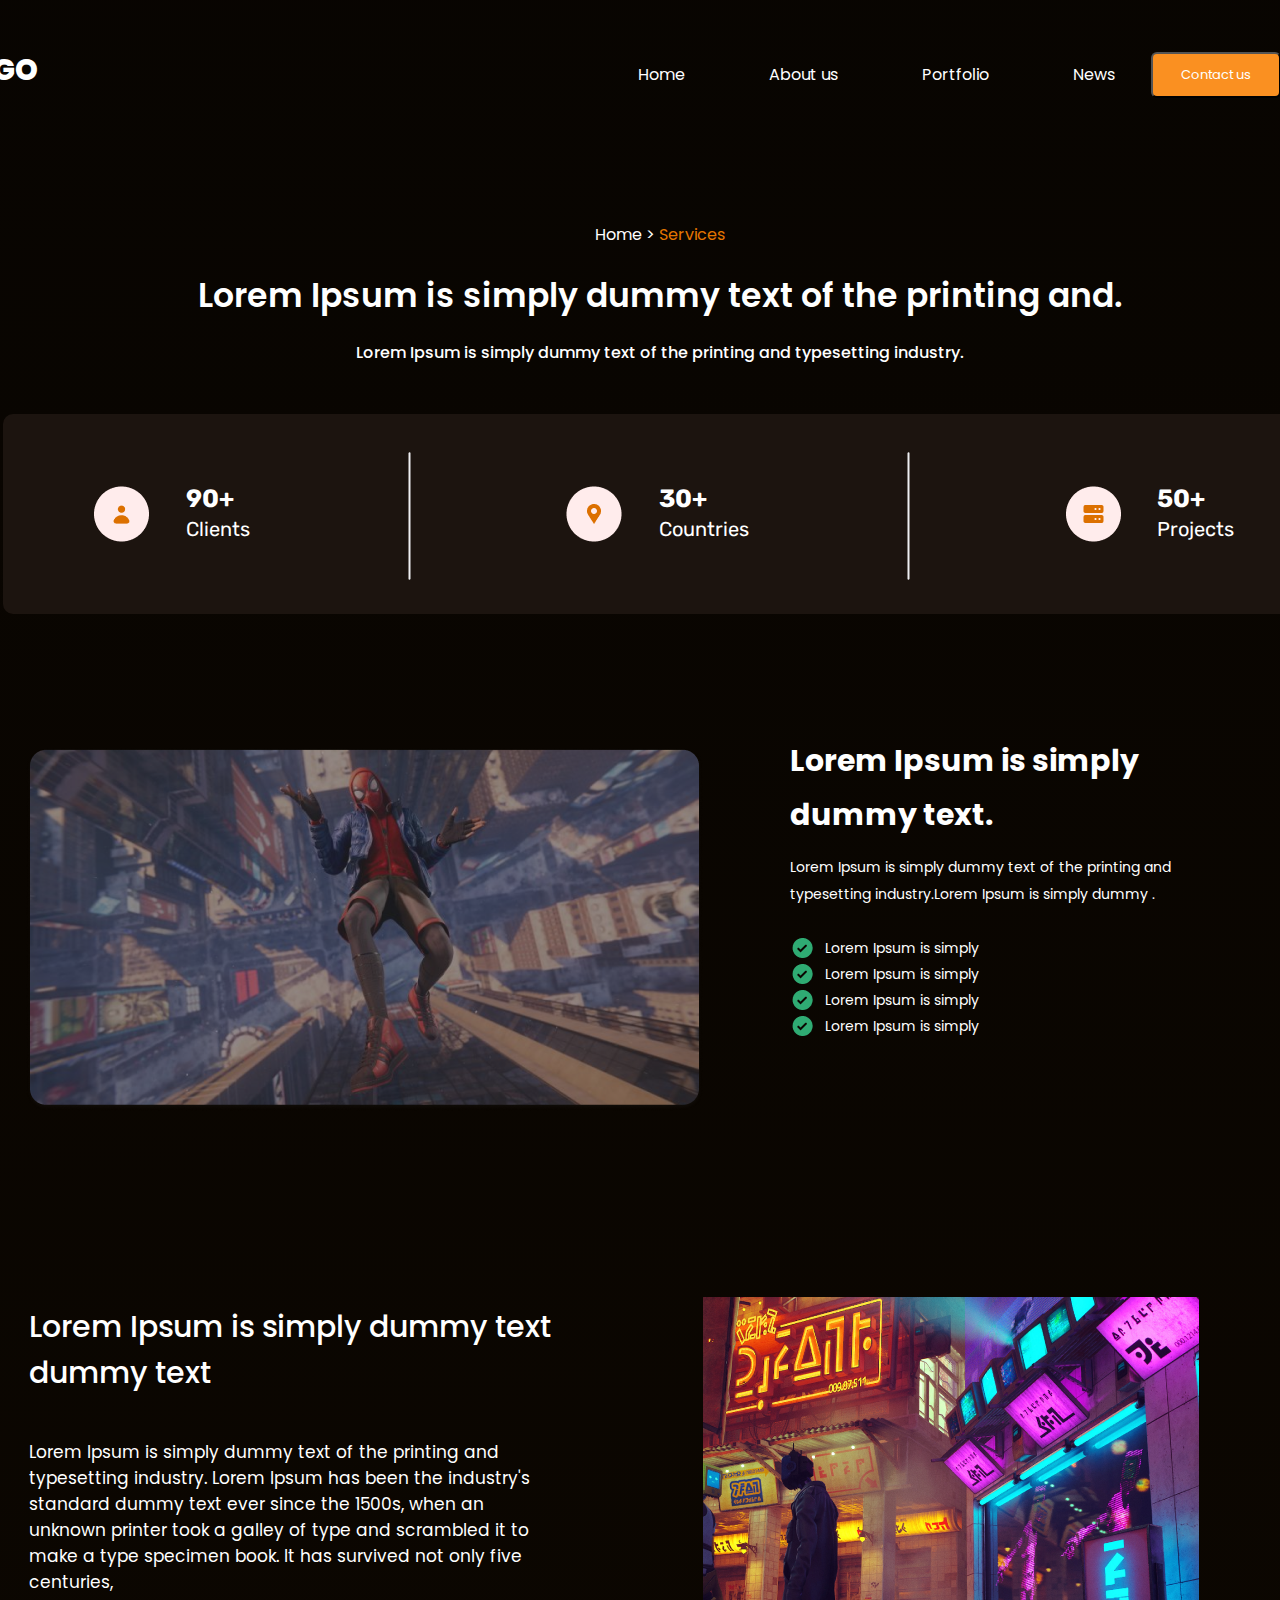
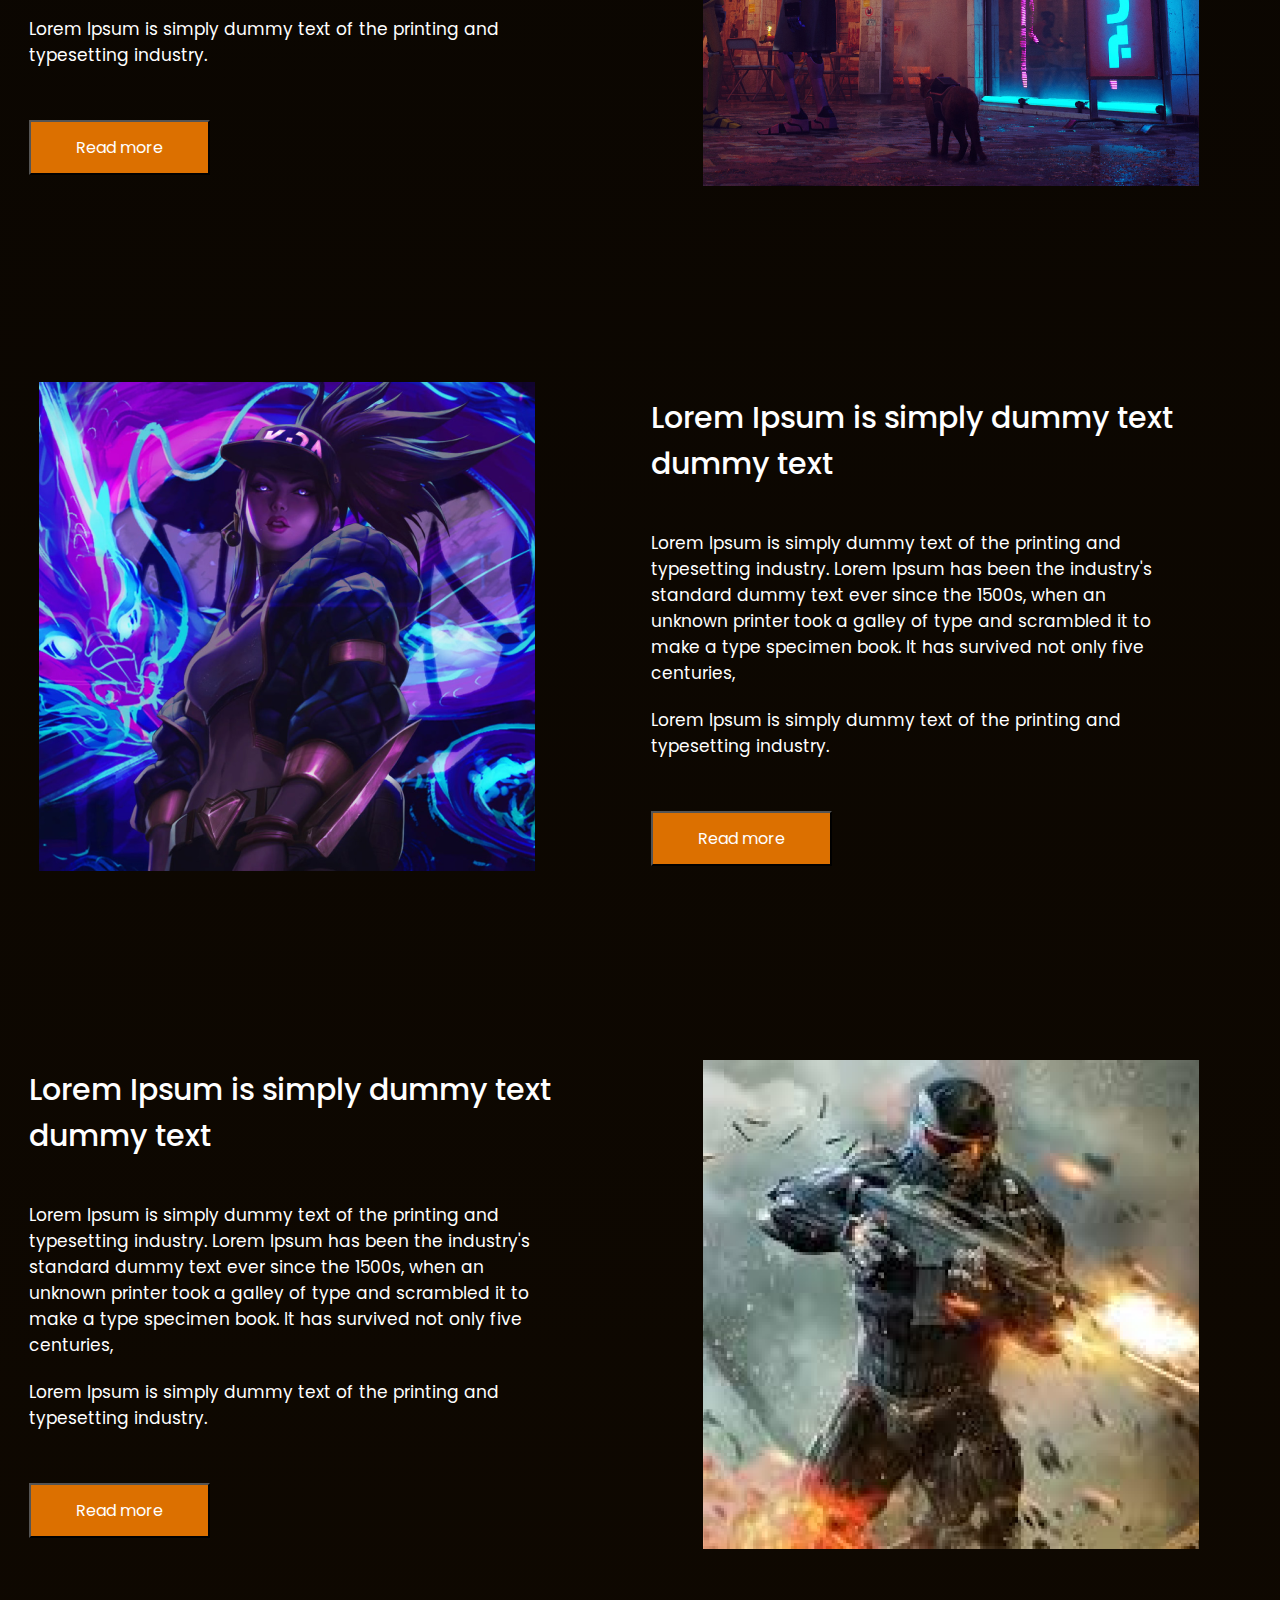
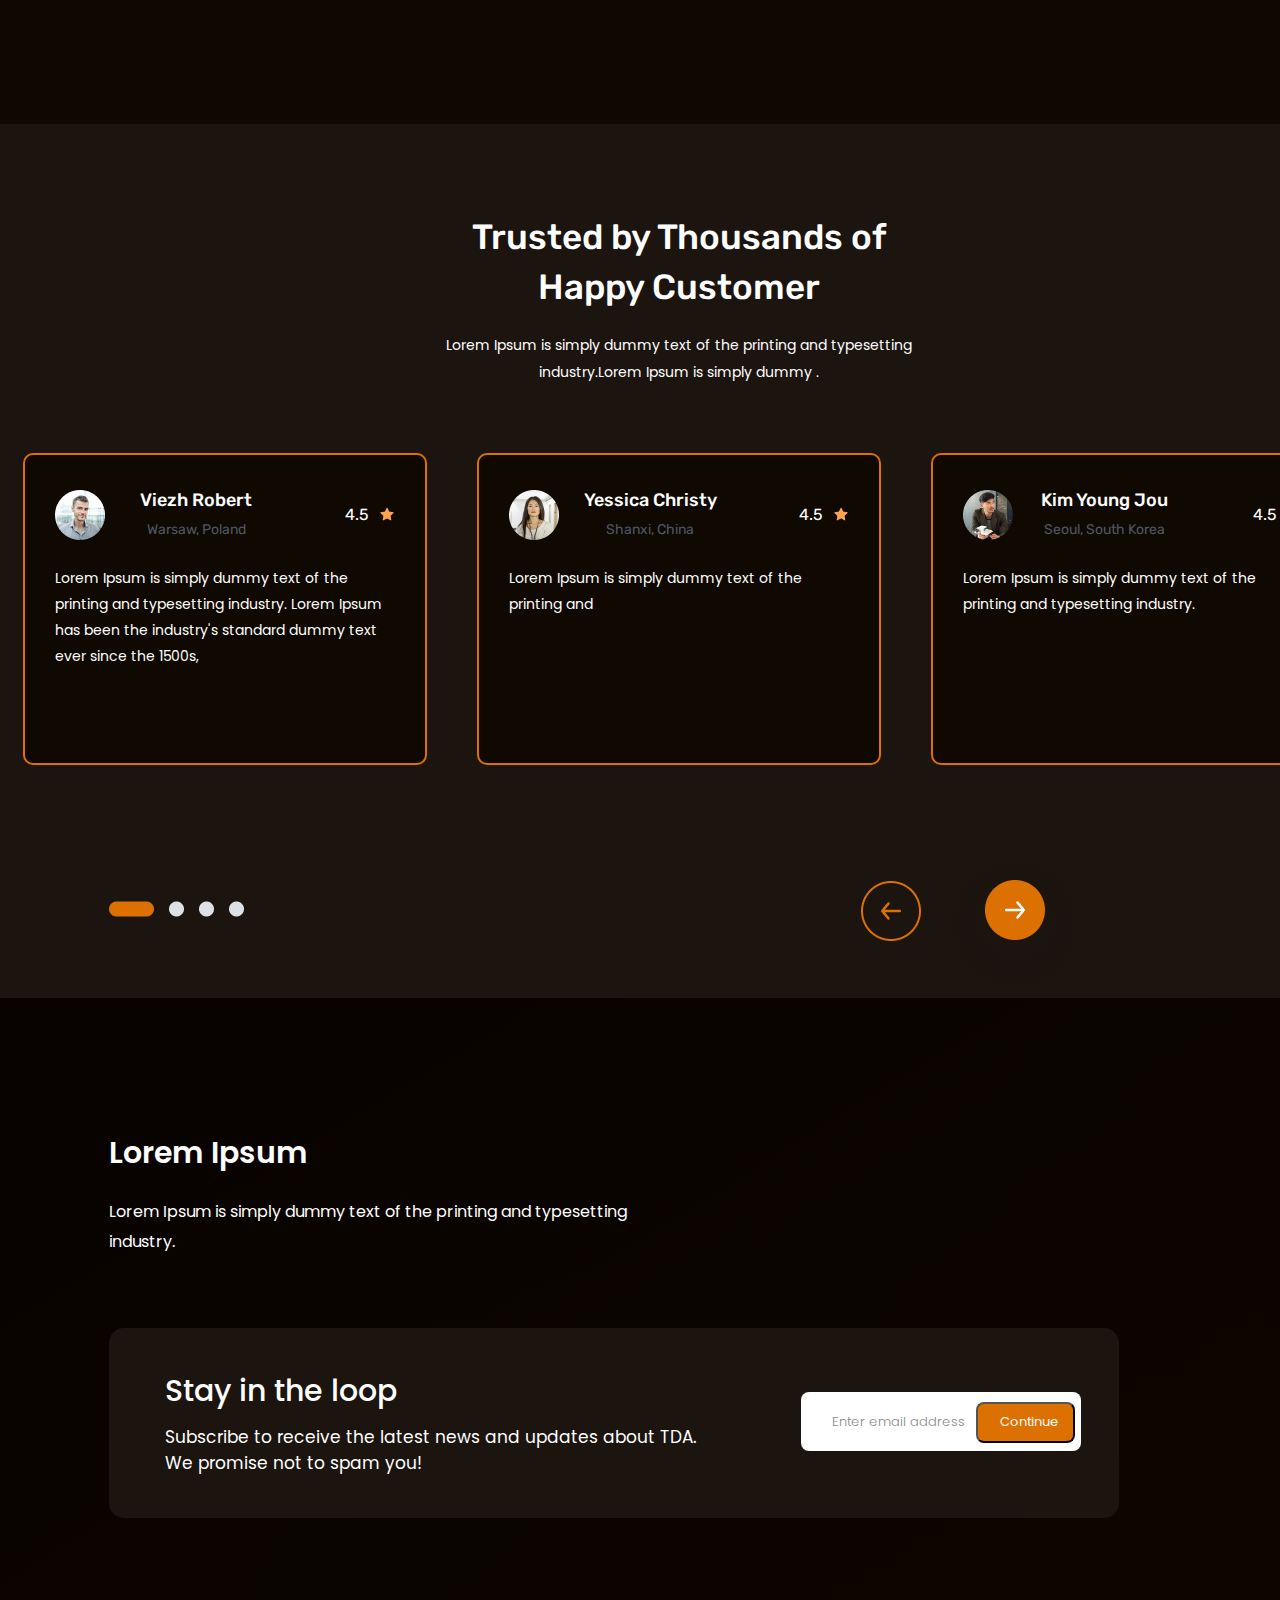
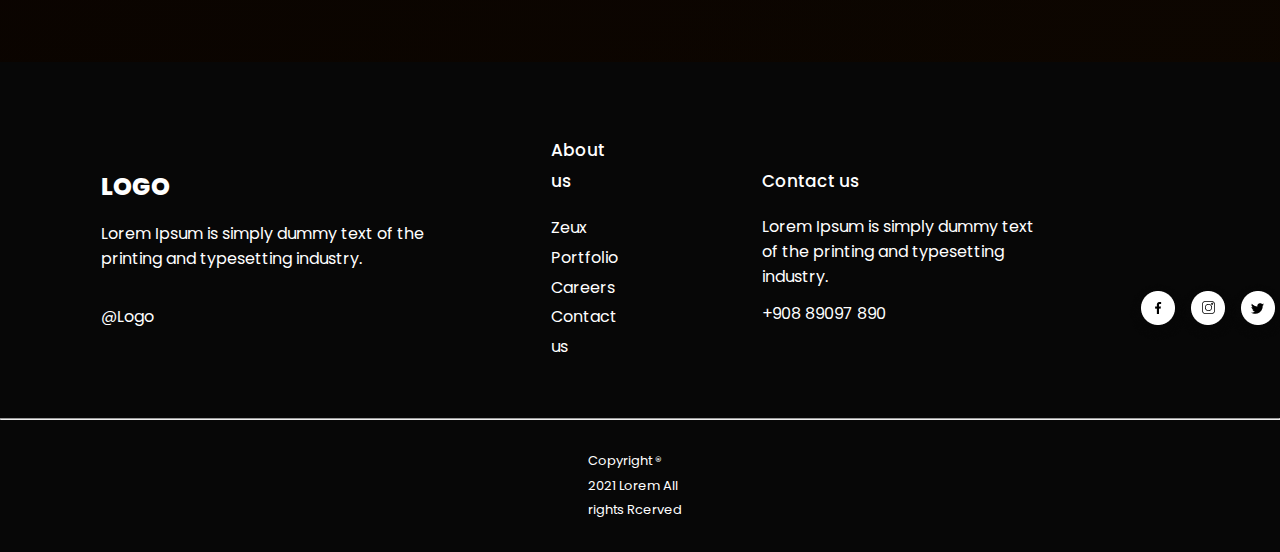
<file: services.html>
<!DOCTYPE html>
<html lang="en">
<head>
    <meta charset="UTF-8">
    <meta name="viewport" content="width=device-width, initial-scale=1.0">
    <title>Services</title>
    <link rel="stylesheet" href="./services.css">
</head>
<body>
    <div class="portfolio">

        <div class="header">
            <div class="logo">
                <h1>LOGO</h1>
            </div>

            <div class="menus">
                <ul>
                    <li><a href="./index.html">Home</a></li>
                    <li><a href="./about.html">About us</a></li>
                    <li><a href="./services.html">Portfolio</a></li>
                    <li><a href="./news.html">News</a></li>
                    <button><a href="./contact.html">Contact us</a></button>
                </ul>
            </div>

            
        </div>

        <div class="section-1">
            <h3>Home > <span>Services</span></h3>
            <h1>Lorem Ipsum is simply dummy text of the printing and.</h1>
            <p>Lorem Ipsum is simply dummy text of the printing and typesetting industry.</p>
            <div class="section-1-box">
                <div class="sec1-box">
                    <img src="./assets/images/services/sec1-user.png" alt="">
                    <ul>
                       <li>90+</li> 
                       <li>Clients</li>
                    </ul>

                </div>
                <span><img src="./assets/images/services/sec1-line.png" alt=""></span>
                <div class="sec1-box">
                    <img src="./assets/images/services/sec1-location.png" alt="">
                    <ul>
                        <li>30+</li>
                        <li>Countries</li>
                    </ul>

                </div>
                <span><img src="./assets/images/services/sec1-line.png" alt=""></span>
                <div class="sec1-box">
                    <img src="./assets/images/services/sec1-server.png" alt="">
                    <ul>
                        <li>50+</li>
                        <li>Projects</li>
                    </ul>

                </div>
                
            </div>
        </div>

        <div class="section-2">
            <div class="section-2-left">
                <img src="./assets/images/services/sec2-img.png" alt="">
            </div>
            <div class="section-2-right">
                <h1>Lorem Ipsum is simply dummy text.</h1>
                <p>Lorem Ipsum is simply dummy text of the printing and typesetting industry.Lorem Ipsum is simply dummy .</p>
                <ul>
                    <li><img src="./assets/images/services/sec2-list.png" alt=""><span>Lorem Ipsum is simply</span></li>
                    <li><img src="./assets/images/services/sec2-list.png" alt=""><span>Lorem Ipsum is simply</span></li>
                    <li><img src="./assets/images/services/sec2-list.png" alt=""><span>Lorem Ipsum is simply</span></li>
                    <li><img src="./assets/images/services/sec2-list.png" alt=""><span>Lorem Ipsum is simply</span></li>
                </ul>
            </div>
        </div>

        <div class="section-3">
            <div class="section-3-left">
                <h1>Lorem Ipsum is simply dummy text dummy text</h1>
                <p>Lorem Ipsum is simply dummy text of the printing and typesetting industry. Lorem Ipsum has been the industry's standard dummy text ever since the 1500s, when an unknown printer took a galley of type and scrambled it to make a type specimen book. It has survived not only five centuries,</p>
                <h4>Lorem Ipsum is simply dummy text of the printing and typesetting industry.</h4>
                <button>Read more</button>

            </div>
            <div class="section-3-right">
                <img src="./assets/images/services/sec3-img.png" alt="">
            </div>
        </div>

        <div class="section-4">
            <div class="section-4-left">
                <img src="./assets/images/services/sec4-img.png" alt="">
            </div>
            <div class="section-4-right">
                <h1>Lorem Ipsum is simply dummy text dummy text</h1>
                <p>Lorem Ipsum is simply dummy text of the printing and typesetting industry. Lorem Ipsum has been the industry's standard dummy text ever since the 1500s, when an unknown printer took a galley of type and scrambled it to make a type specimen book. It has survived not only five centuries,</p>
                <h4>Lorem Ipsum is simply dummy text of the printing and typesetting industry.</h4>
                <button>Read more</button>

            </div>

        </div>

        <div class="section-5">
            <div class="section-5-left">
                <h1>Lorem Ipsum is simply dummy text dummy text</h1>
                <p>Lorem Ipsum is simply dummy text of the printing and typesetting industry. Lorem Ipsum has been the industry's standard dummy text ever since the 1500s, when an unknown printer took a galley of type and scrambled it to make a type specimen book. It has survived not only five centuries,</p>
                <h4>Lorem Ipsum is simply dummy text of the printing and typesetting industry.</h4>
                <button>Read more</button>

            </div>
            <div class="section-5-right">
                <img src="./assets/images/services/sec5-img.png" alt="">
            </div>
        </div>

        <div class="section-6">
            <h1>Trusted by Thousands of Happy Customer</h1>
            <p>Lorem Ipsum is simply dummy text of the printing and typesetting industry.Lorem Ipsum is simply dummy .</p>
            <div class="sec6-box-container">
                <div class="sec6-box1">
                    <div class="sec6-box1-head">
                        <div class="head-list1">
                            <img src="./assets/images/services/sec6-img1.png" alt="">
                            <div>
                                <h1>Viezh Robert</h1>
                                <h4>Warsaw, Poland</h4>
                            </div>
                        </div>
                        <div class="head-list2">
                                <span>4.5</span>
                                <img src="./assets/images/services/sec6-star.png" alt="">
                            
                        </div>
                    </div>
                    <p class="box-footer">Lorem Ipsum is simply dummy text of the printing and typesetting industry. Lorem Ipsum has been the industry's standard dummy text ever since the 1500s,</p>


                </div>
                <div class="sec6-box1">
                    <div class="sec6-box1-head">
                        <div class="head-list1">
                            <img src="./assets/images/services/sec6-img2.png" alt="">
                            <div>
                                <h1>Yessica Christy</h1>
                                <h4>Shanxi, China</h4>
                            </div>
                        </div>
                        <div class="head-list2">
                                <span>4.5</span>
                                <img src="./assets/images/services/sec6-star.png" alt="">
                            
                        </div>
                    </div>
                    <p class="box-footer">Lorem Ipsum is simply dummy text of the printing and</p>

                </div>
                <div class="sec6-box1">
                    <div class="sec6-box1-head">
                        <div class="head-list1">
                            <img src="./assets/images/services/sec6-img3.png" alt="">
                            <div>
                                <h1>Kim Young Jou</h1>
                                <h4>Seoul, South Korea</h4>
                            </div>
                        </div>
                        <div class="head-list2">
                                <span>4.5</span>
                                <img src="./assets/images/services/sec6-star.png" alt="">
                            
                        </div>
                    </div>
                    <p class="box-footer">Lorem Ipsum is simply dummy text of the printing and typesetting industry.</p>

                </div>
            </div>
            
        </div>

        <div class="section-6-final">
            <div>
                <img src="./assets/images/services/sec6-final1.png" alt="">
            </div>
            <div class="sec6-final">
                 <img src="./assets/images/services/sec6-final2.png" alt="" class="btn2">
                
                  <img src="./assets/images/services/sec6-final3.png" alt="" class="button-last">
            </div>
        </div>

        <div class="section-7">
            <div class="section-7-header">
                <h1>Lorem Ipsum</h1>
                <p>Lorem Ipsum is simply dummy text of the printing and typesetting industry.</p>
            </div>
            <div class="section-7-content">
                <div class="section-7-content-box" >
                    <div class="section-7-content-left">
                        <h1>Stay in the loop</h1>
                        <p>Subscribe to receive the latest news and updates about TDA. <br /> We promise not to spam you!</p>
                    </div>
                    <div class="section-7-content-right">
                        <p>Enter email address</p>
                        <button>Continue</button>
                    </div>
                </div>

            </div>
        </div>

        <div class="section-8">
            <ul class="section-8-list1">
                <li><h1>LOGO</h1></li>
                <li><p>Lorem Ipsum is simply dummy text of the printing and typesetting industry.</p></li>
                <li>@Logo</li>
            </ul>
            <ul class="section-8-list2">
                <li>About us</li>
                <li>Zeux</li>
                <li>Portfolio</li>
                <li>Careers</li>
                <li>Contact us</li>
            </ul>
            <ul class="section-8-list3">
                <li>Contact us</li>
                <li><p>Lorem Ipsum is simply dummy text of the printing and typesetting industry.</p></li>
                <li>+908 89097 890</li>
            </ul>
            <ul class="section-8-list4">
                <li>
                    <img src="./assets/images/home/sec7-img1.png" alt="">
                    
                </li>
                <li>
                    
                        <img src="./assets/images/home/sec7-img2.png" alt="">
                    
                </li>
                <li>
                   
                        <img src="./assets/images/home/sec7-img3.png" alt="">
                   
                </li>
                <li>
                   
                        <img src="./assets/images/home/sec7-img4.png" alt="">
                    
                </li>
            </ul>
        
        </div>

        <div class="section-9">
            <hr />
            <footer>
                Copyright ® 2021 Lorem All rights Rcerved
            </footer>
        </div>


        
        
        




    </div>
    
</body>
</html>
</file>
<file: home.css>
@import url('https://fonts.googleapis.com/css2?family=Poppins:ital,wght@0,100;0,200;0,300;0,400;0,500;0,600;0,700;0,800;0,900;1,100;1,200;1,300;1,400;1,500;1,600;1,700;1,800;1,900&display=swap');
@import url('https://fonts.googleapis.com/css2?family=Poppins:ital,wght@0,100;0,200;0,300;0,400;0,500;0,600;0,700;0,800;0,900;1,100;1,200;1,300;1,400;1,500;1,600;1,700;1,800;1,900&family=Rubik:ital,wght@0,300..900;1,300..900&display=swap');

*{
    margin: 0;
    padding: 0;
}



.home {
    background: linear-gradient(181deg, #000 0.82%, #4A2800 129.1%);
    backdrop-filter: blur(7px);
}

.header {
    padding-top: 37px;
    padding-right: 63px;
    padding-left: 55px;
    display: flex;
    justify-content: center;
    align-items: center;



    .menus {
        padding-left: 480px;
        padding-top: 15px;
        padding-bottom: 5.8px;
    }

    .menus ul {
        width: 800px;
        list-style: none;
        display: flex;
        justify-content: center;
        align-items: center;


    }

    .logo h1 {

        color: #FFF;
        font-family: Poppins;
        font-size: 29px;
        font-weight: 800;
        line-height: 153.5%;
    }

    .menus {
        color: #FFF;
        font-family: Poppins;
        font-size: 16px;
        font-weight: 400;
    }

    .menus li {
        padding-left: 84px;
    }

    .menus li a{
        text-decoration: none;
        color: #FFF;;
    }
    .menus ul button {
        margin-left: 36.5px;
        border-radius: 6px;
        background: #FA9021;
        padding: 10.8px 28.46px 11.09px 27.41px;
    }


        .menus ul button a {
            text-decoration: none;
            color: #FFF;
            font-family: Poppins;
            font-size: 13px;
            font-weight: 400;


        }
    }

    


.section-1 {

    padding-top: 115px;
    padding-left: 147px;
    display: flex;
    justify-content: space-between;

    .section-1-left {

        span {
            width: 161.061px;
            color: #E87D0E;
            font-family: Poppins;
            font-size: 20px;
            font-weight: 700;
            line-height: 155.2%;

        }

        h1 {
            width: 479.629px;
            color: #FFF;
            font-family: Poppins;
            font-size: 50px;
            font-weight: 700;
            line-height: 155.2%;
            padding-top: 17px;
        }

        p {
            width: 527px;
            height: 101px;
            flex-shrink: 0;
            color: #FFF;
            font-family: Poppins;
            font-size: 16px;
            font-style: normal;
            font-weight: 500;
            line-height: 200%;
            padding-top: 26px;
            padding-bottom: 50px;
        }

        button {
            border-radius: 40px;
            background: linear-gradient(92deg, #FA8305 2.08%, #FB9E3C 117.25%);
            color: #FFF;
            font-family: Poppins;
            font-size: 16px;
            font-weight: 500;
            padding: 14px 31px 15px 30px;

        }
    }
    .section-1-right{
        position: absolute;
        z-index: -10;
       left: 772px;
       right: 138px;
       bottom: 4621px;

    }

}

.section-2 {
    padding-top: 132px;
    padding-left: 147px;
    padding-right: 147px;

    .section-2-header {
        display: flex;
        justify-content: space-between;

        h1 {
            color: #FFF;
            font-family: Rubik;
            font-size: 31px;
            font-weight: 700;
            line-height: 187.5%;
            /* 58.125px */
        }

        button {
            border-radius: 10px;
            background: rgba(255, 255, 255, 0.11);
            color: #FFF;
            font-family: Rubik;
            font-size: 20px;
            font-weight: 500;
            line-height: 187.5%;
            padding: 10px 30px;
        }
    }

    .section-2-content {
        padding-top: 57px;

        ul {
            list-style: none;
            display: flex;
            justify-content: space-between;

        }

        .list-items {
            display: flex;
            flex-direction: column;
            justify-content: center;
            align-items: center;

            div {
                padding-top: 25px;
                display: flex;
                justify-content: center;
                align-items: center;
                gap: 9px;

                p {
                    color: #FFF;
                    font-family: Rubik;
                    font-size: 22px;
                    font-weight: 500;
                    line-height: 187.5%;

                }
            }

        }
    }
}

.section-3 {
    .section-3-header {
        padding: 129px 307px 67px 307px;

        h1 {
            width: 826px;
            color: #FFF;
            text-align: center;
            font-family: Poppins;
            font-size: 35px;
            font-weight: 600;
            line-height: 187.5%;
            /* 65.625px */
        }
    }

    .section-3-content {
        padding-left: 147px;
        padding-right: 147px;

        h1 {
            width: 209px;
            height: 40px;
            color: #FFF;
            font-family: Poppins;
            font-size: 30px;
            font-weight: 600;
            line-height: 187.5%;
            padding-bottom: 32px;
            ;
        }

        p {
            width: 545px;
            height: 101px;
            color: #FFF;
            font-family: Poppins;
            font-weight: 400;
            line-height: 187.5%;
            padding-bottom: 46px;
        }

    }

    .section-3-img {
        padding-left: 147px;
        padding-right: 147px;
        padding-bottom: 157px;

    }

}

.section-4 {
    background: url(./assets/images/home/section-4-background.png);

    .section-4-header {
        padding: 93px 307px 99px 307px;

        h1 {
            width: 826px;
            color: #FFF;
            text-align: center;
            font-family: Poppins;
            font-size: 30px;
            font-weight: 700;
            line-height: 187.5%;
            padding-bottom: 25px;
        }

        p {
            width: 820px;
            height: 60px;
            color: #FFF;
            text-align: center;
            font-family: Poppins;
            font-size: 16px;
            font-weight: 400;
            line-height: 187.5%;
            /* 30px */

        }

    }

    .section-4-content1 {

        list-style: none;
        display: flex;
        justify-content: center;
        gap: 100px;


        div {
            display: flex;
            flex-direction: column;
            align-items: center;

            p {
                color: #FFF;
                font-family: Poppins;
                font-size: 16px;
                font-weight: 500;
                line-height: 187.5%;
                padding-top: 30px;
                padding-bottom: 24px;
            }
        }
    }

    .section-4-content2 {
        list-style: none;
        padding-top: 62px;
        padding-bottom: 86px;
        display: flex;
        justify-content: center;
        gap: 100px;

        div {
            display: flex;
            flex-direction: column;
            align-items: center;

            p {
                color: #FFF;
                font-family: Poppins;
                font-size: 16px;
                font-weight: 500;
                line-height: 187.5%;
                padding-top: 30px;
                padding-bottom: 24px;

            }
        }
    }
}

.section-5 {
    padding: 148px 135px 105px 135px;
    background: linear-gradient(149deg, #090300 18.81%, rgba(9, 3, 0, 0.00) 199.4%);
    display: flex;
    flex-direction: column;
    align-items: center;


    .section-5-header {
        padding-bottom: 71px;
        display: flex;
        flex-direction: column;
        align-items: center;


        h1 {
            color: #FFF;
            text-align: center;
            font-family: Poppins;
            font-size: 30px;
            font-weight: 700;
            line-height: 187.5%;
            width: 305px;
            padding-bottom: 15px;

        }

        p {
            color: #FFF;
            text-align: center;
            font-family: Poppins;
            font-size: 14px;
            font-weight: 400;
            line-height: 187.5%;
            padding-left: 336px;
            padding-right: 337px;
            width: 497px;
            height: 57px;
            flex-shrink: 0;
        }
    }

    .section-5-content1 {
        list-style: none;
        display: flex;
        justify-content: center;
        gap: 27px;
    }

    .section-5-content2 {
        padding-top: 33px;
        padding-bottom: 72px;
        list-style: none;
        display: flex;
        justify-content: center;
        gap: 27px;
    }

    button {
        border-radius: 10px;
        background: rgba(255, 255, 255, 0.11);
        color: #FFF;
        font-family: Rubik;
        font-size: 20px;
        font-weight: 500;
        line-height: 187.5%;
        padding: 10px 30px;

    }
}

.section-6 {
    background: linear-gradient(149deg, #090300 18.81%, rgba(9, 3, 0, 0.00) 199.4%);
    padding-left: 135px;
    padding-right: 135px;
    padding-bottom: 163px;

    .section-6-header {
        h1 {
            width: 209px;
            height: 40px;
            color: #FFF;
            font-family: Poppins;
            font-size: 30px;
            font-weight: 600;
            line-height: 187.5%;
            padding-bottom: 32px;
        }

        p {
            width: 545px;
            height: 57px;
            flex-shrink: 0;
            color: #FFF;
            font-family: Poppins;
            font-size: 16px;
            font-weight: 400;
            line-height: 187.5%;
            padding-bottom: 74px;
        }
    }

    .section-6-content {
        border-radius: 15px;
        background: #1C140F;
    }

    .section-6-content-box {
        padding: 40px 50px 42px 56px;
        display: flex;
        justify-content: space-between;
        align-items: center;
    }

    .section-6-content-left {
        h1 {
            width: 303px;
            color: #FFF;
            font-family: Poppins;
            font-size: 30px;
            font-weight: 500;
        }

        p {
            width: 636px;
            color: #FFF;
            font-family: Poppins;
            font-size: 17px;
            font-weight: 400;
            padding-top: 10px;
        }
    }

    .section-6-content-right {
        width: 385.679px;
        height: 48px;
        border-radius: 8px;
        background: #FFF;
        padding: 6px 6px 5px 20px;
        display: flex;
        justify-content: space-between;
        align-items: center;

        p {
            width: 155.098px;
            color: #898989;
            text-align: center;
            font-family: Poppins;
            font-size: 13px;
            font-weight: 300;
        }

        button {
            border-radius: 8px;
            background: #DC7000;
            padding: 8px 13.5px 9px 22px;
            color: #FFF;
            text-align: center;
            font-family: Poppins;
            font-size: 13px;
            font-weight: 400;

        }
    }
}

.section-7 {
    background: #070707;
    padding-top: 73px;
    padding-left: 101px;
    display: flex;
    align-items: center;

    .section-7-list1 {
        list-style: none;

        h1 {
            color: #FFF;
            font-family: Poppins;
            font-size: 24px;
            font-weight: 800;
            line-height: 153.5%;

        }

        p {
            width: 372px;
            height: 58px;
            color: #FFF;
            font-family: Poppins;
            font-size: 16px;
            font-weight: 400;
            padding-top: 15px;
            padding-bottom: 25px;
        }

        li:last-child {
            width: 196px;
            height: 23px;
            color: #FFF;
            font-family: Poppins;
            font-size: 16px;
            font-weight: 400;
        }
    }

    .section-7-list2 {
        list-style: none;
        padding-left: 78px;

        li:first-child {
            color: #FFF;
            font-family: Poppins;
            font-size: 17px;
            font-weight: 500;
            padding-bottom: 15px;
        }

        li {
            color: #FFF;
            font-family: Poppins;
            font-size: 16px;
            font-weight: 400;
            line-height: 186.3%;
        }
    }

    .section-7-list3 {
        list-style: none;
        padding-left: 144px;
        padding-right: 83px;

        li:first-child {
            color: #FFF;
            font-family: Poppins;
            font-size: 17px;
            font-weight: 500;
            padding-bottom: 20px;
        }

        p {
            width: 282px;
            height: 76px;
            color: #FFF;
            font-family: Poppins;
            font-size: 16px;
            font-weight: 400;
        }

        li:last-child {
            width: 141px;
            height: 28px;
            color: #FFF;
            font-family: Poppins;
            font-size: 16px;
            font-weight: 400;
            padding-top: 11px;
        }
    }

    .section-7-list4 {
        list-style: none;
        padding-top: 100px;
        display: flex;
        justify-content: center;
        gap: 16px;

        li {
            width: 34px;
            height: 34px;
        }
    }

    padding-bottom: 56px;


}

.section-8 {
    background: #070707;

    hr {
       
        background: #D2D2D2;
    }

    footer {
        color: #FFF;
        font-family: Poppins;
        font-size: 13px;
        font-style: normal;
        font-weight: 400;
        line-height: 190.6%;
        padding: 29px 588px;
    }
}
</file>
<file: about.css>
@import url('https://fonts.googleapis.com/css2?family=Poppins:ital,wght@0,100;0,200;0,300;0,400;0,500;0,600;0,700;0,800;0,900;1,100;1,200;1,300;1,400;1,500;1,600;1,700;1,800;1,900&display=swap');
@import url('https://fonts.googleapis.com/css2?family=Poppins:ital,wght@0,100;0,200;0,300;0,400;0,500;0,600;0,700;0,800;0,900;1,100;1,200;1,300;1,400;1,500;1,600;1,700;1,800;1,900&family=Rubik:ital,wght@0,300..900;1,300..900&display=swap');

* {
    margin: 0;
    padding: 0;
    text-decoration: none;
}


.about {
    background: linear-gradient(180deg, #010101 -15.71%, #1A0E01 99.57%);
}

.header {
    padding-top: 37px;
    padding-right: 63px;
    padding-left: 55px;
    display: flex;
    justify-content: center;
    align-items: center;



    .menus {
        padding-left: 480px;
        padding-top: 15px;
        padding-bottom: 5.8px;
    }

    .menus ul {
        width: 800px;
        list-style: none;
        display: flex;
        justify-content: center;
        align-items: center;


    }

    .logo h1 {

        color: #FFF;
        font-family: Poppins;
        font-size: 29px;
        font-weight: 800;
        line-height: 153.5%;
    }

    .menus {
        color: #FFF;
        font-family: Poppins;
        font-size: 16px;
        font-weight: 400;
    }

    .menus li {
        padding-left: 84px;
    }

    .menus li a {
        text-decoration: none;
        color: #FFF;
    }

    .menus ul button {
        margin-left: 36.5px;
        border-radius: 6px;
        background: #FA9021;
        padding: 10.8px 28.46px 11.09px 27.41px;
    }


        .menus ul button a {
            text-decoration: none;
            color: #FFF;
            font-family: Poppins;
            font-size: 13px;
            font-weight: 400;


        }
    }




.section-1 {
    padding-left: 104px;
    padding-top: 35px;
    padding-bottom: 144px;
    display: flex;
    justify-content: space-between;

    .section-1-left {
        padding-top: 93px;

        h3 {
            color: #FFF;
            font-family: Poppins;
            font-weight: 400;
            font-size: 12px;
            line-height: 208.5%;
        }

        span {
            color: #E47500;
            font-family: Poppins;
            font-size: 12px;
            font-weight: 400;
            line-height: 208.5%;
        }

        h1 {
            width: 425px;
            color: #FFF;
            font-family: Poppins;
            font-size: 30px;
            font-weight: 700;
            line-height: 180.5%;
            padding-top: 38px;
        }

        p {
            width: 414px;
            height: 95px;
            color: #FFF;
            font-family: Poppins;
            font-size: 15px;
            font-weight: 400;
            line-height: 208.5%;
            padding-top: 25px;
            padding-bottom: 57px;
        }

        button {
            width: 176px;
            height: 47.836px;
            border-radius: 40px;
            background: linear-gradient(92deg, #FA8305 2.08%, #FB9E3C 117.25%);
            color: #FFF;
            font-family: Poppins;
            font-size: 16px;
            font-weight: 500;
            display: flex;
            justify-content: center;
            align-items: center;
            gap: 18px;
        }


    }

}

.section-2 {
    padding-left: 110px;
    padding-right: 110px;
    padding-bottom: 147px;

    h1 {
        width: 237px;
        color: #FFF;
        font-family: Poppins;
        font-size: 25px;
        font-weight: 600;
        line-height: 180.5%;
        padding-bottom: 63px;
    }

    .box-container {
        display: flex;
        justify-content: center;
        gap: 43px;

    }

    .box-1 {
        padding: 37px 64px;
        border-radius: 20px;
        background: #1C140F;
        box-shadow: 0px 4px 94px 0px rgba(0, 0, 0, 0.15);

        span {
            padding: 7px 35px 6px 14px;
            border-radius: 8px;
            background: rgba(176, 0, 220, 0.11);
            color: #FFF;
            font-family: Poppins;
            font-size: 14px;
            font-weight: 400;
            line-height: 187.5%;
        }

        h2 {
            color: #FFF;
            font-family: Poppins;
            font-size: 20px;
            font-weight: 600;
            line-height: 187.5%;
            padding-top: 19px;
            padding-bottom: 16px;
        }

        p {
            width: 304px;
            height: 108px;
            color: #FFF;
            font-family: Poppins;
            font-size: 14px;
            font-weight: 400;
            line-height: 187.5%;
        }
    }

    .box-2 {
        padding: 37px 64px;
        border-radius: 20px;
        background: #1C140F;
        box-shadow: 0px 4px 94px 0px rgba(0, 0, 0, 0.15);

        span {
            padding: 7px 35px 6px 14px;
            border-radius: 8px;
            background: rgba(220, 66, 0, 0.11);
            color: #FFF;
            font-family: Poppins;
            font-size: 14px;
            font-weight: 400;
            line-height: 187.5%;
        }

        h2 {
            color: #FFF;
            font-family: Poppins;
            font-size: 20px;
            font-weight: 600;
            line-height: 187.5%;
            padding-top: 19px;
            padding-bottom: 16px;
        }

        p {
            width: 304px;
            height: 108px;
            color: #FFF;
            font-family: Poppins;
            font-size: 14px;
            font-weight: 400;
            line-height: 187.5%;
        }
    }

    .box-3 {
        padding: 37px 64px;
        border-radius: 20px;
        background: #1C140F;
        box-shadow: 0px 4px 94px 0px rgba(0, 0, 0, 0.15);

        span {
            padding: 7px 35px 6px 14px;
            border-radius: 8px;
            background: rgba(0, 220, 141, 0.11);
            color: #FFF;
            font-family: Poppins;
            font-size: 14px;
            font-weight: 400;
            line-height: 187.5%;
        }

        h2 {
            color: #FFF;
            font-family: Poppins;
            font-size: 20px;
            font-weight: 600;
            line-height: 187.5%;
            padding-top: 19px;
            padding-bottom: 16px;
        }

        p {
            width: 304px;
            height: 108px;
            color: #FFF;
            font-family: Poppins;
            font-size: 14px;
            font-weight: 400;
            line-height: 187.5%;
        }
    }

}

.section-3 {
    background: #1C140F;
    padding-left: 110px;
    padding-top: 113px;
    padding-right: 203px;
    display: flex;
    justify-content: center;
    gap: 95px;



    .section-3-right {
        h3 {
            padding-top: 23px;
            color: #FFF;
            font-family: Poppins;
            font-size: 16px;
            font-weight: 500;
            line-height: 202.5%;
            /* 32.4px */
        }

        h1 {
            width: 531px;
            height: 150px;
            color: #FFF;
            font-family: Poppins;
            font-size: 28px;
            font-weight: 600;
            line-height: 157.5%;
            padding: 14px 0px;
        }

        p {
            width: 536px;
            height: 159px;
            color: #FFF;
            font-family: Poppins;
            font-size: 16px;
            font-weight: 400;
            line-height: 202.5%;
        }
    }
}

.section-4 {
    padding-top: 148px;
    padding-left: 110px;

    h1 {
        width: 139px;
        color: #FFF;
        font-family: Poppins;
        font-size: 25px;
        font-weight: 600;
        line-height: 180.5%;
        padding-bottom: 53px;
    }

    .section-4-box-container {
       

        display: flex;


        .sec-4-box {

            border-radius: 20px;
            background: #1C140F;
            padding: 42px 89px 30px 89px;
            margin-right: 28px;

            ul {
                list-style: none;
                display: flex;
                flex-direction: column;
                justify-content: center;
                align-items: center;



            }

        }
    }
}

.section-6 {
    background: linear-gradient(149deg, #090300 18.81%, rgba(9, 3, 0, 0.00) 199.4%);
    padding-left: 135px;
    padding-top: 157px;
    padding-right: 135px;
    padding-bottom: 163px;

    .section-6-header {
        h1 {
            width: 209px;
            height: 40px;
            color: #FFF;
            font-family: Poppins;
            font-size: 30px;
            font-weight: 600;
            line-height: 187.5%;
            padding-bottom: 32px;
        }

        p {
            width: 545px;
            height: 57px;
            flex-shrink: 0;
            color: #FFF;
            font-family: Poppins;
            font-size: 16px;
            font-weight: 400;
            line-height: 187.5%;
            padding-bottom: 74px;
        }
    }

    .section-6-content {
        border-radius: 15px;
        background: #1C140F;
    }

    .section-6-content-box {
        padding: 40px 50px 42px 56px;
        display: flex;
        justify-content: space-between;
        align-items: center;
    }

    .section-6-content-left {
        h1 {
            width: 303px;
            color: #FFF;
            font-family: Poppins;
            font-size: 30px;
            font-weight: 500;
        }

        p {
            width: 636px;
            color: #FFF;
            font-family: Poppins;
            font-size: 17px;
            font-weight: 400;
            padding-top: 10px;
        }
    }

    .section-6-content-right {
        width: 385.679px;
        height: 48px;
        border-radius: 8px;
        background: #FFF;
        padding: 6px 6px 5px 20px;
        display: flex;
        justify-content: space-between;
        align-items: center;

        p {
            width: 155.098px;
            color: #898989;
            text-align: center;
            font-family: Poppins;
            font-size: 13px;
            font-weight: 300;
        }

        button {
            border-radius: 8px;
            background: #DC7000;
            padding: 8px 13.5px 9px 22px;
            color: #FFF;
            text-align: center;
            font-family: Poppins;
            font-size: 13px;
            font-weight: 400;

        }
    }
}

.section-7 {
    background: #070707;
    padding-top: 73px;
    padding-left: 101px;
    display: flex;
    align-items: center;

    .section-7-list1 {
        list-style: none;

        h1 {
            color: #FFF;
            font-family: Poppins;
            font-size: 24px;
            font-weight: 800;
            line-height: 153.5%;

        }

        p {
            width: 372px;
            height: 58px;
            color: #FFF;
            font-family: Poppins;
            font-size: 16px;
            font-weight: 400;
            padding-top: 15px;
            padding-bottom: 25px;
        }

        li:last-child {
            width: 196px;
            height: 23px;
            color: #FFF;
            font-family: Poppins;
            font-size: 16px;
            font-weight: 400;
        }
    }

    .section-7-list2 {
        list-style: none;
        padding-left: 78px;

        li:first-child {
            color: #FFF;
            font-family: Poppins;
            font-size: 17px;
            font-weight: 500;
            padding-bottom: 15px;
        }

        li {
            color: #FFF;
            font-family: Poppins;
            font-size: 16px;
            font-weight: 400;
            line-height: 186.3%;
        }
    }

    .section-7-list3 {
        list-style: none;
        padding-left: 144px;
        padding-right: 83px;

        li:first-child {
            color: #FFF;
            font-family: Poppins;
            font-size: 17px;
            font-weight: 500;
            padding-bottom: 20px;
        }

        p {
            width: 282px;
            height: 76px;
            color: #FFF;
            font-family: Poppins;
            font-size: 16px;
            font-weight: 400;
        }

        li:last-child {
            width: 141px;
            height: 28px;
            color: #FFF;
            font-family: Poppins;
            font-size: 16px;
            font-weight: 400;
            padding-top: 11px;
        }
    }

    .section-7-list4 {
        list-style: none;
        padding-top: 100px;
        display: flex;
        justify-content: center;
        gap: 16px;

        li {
            width: 34px;
            height: 34px;
        }
    }

    padding-bottom: 56px;


}

.section-8 {
    background: #070707;

    hr {

        background: #D2D2D2;
    }

    footer {
        color: #FFF;
        font-family: Poppins;
        font-size: 13px;
        font-style: normal;
        font-weight: 400;
        line-height: 190.6%;
        padding: 29px 588px;
    }
}
</file>
<file: contact.css>
@import url('https://fonts.googleapis.com/css2?family=Poppins:ital,wght@0,100;0,200;0,300;0,400;0,500;0,600;0,700;0,800;0,900;1,100;1,200;1,300;1,400;1,500;1,600;1,700;1,800;1,900&display=swap');
@import url('https://fonts.googleapis.com/css2?family=Poppins:ital,wght@0,100;0,200;0,300;0,400;0,500;0,600;0,700;0,800;0,900;1,100;1,200;1,300;1,400;1,500;1,600;1,700;1,800;1,900&family=Rubik:ital,wght@0,300..900;1,300..900&display=swap');

* {
    margin: 0;
    padding: 0;
}



.contact {
    background: linear-gradient(176deg, #050301 -34.57%, #150C01 96.75%);

}

.header {
    padding-top: 37px;
    padding-right: 63px;
    padding-left: 55px;
    display: flex;
    justify-content: center;
    align-items: center;



    .menus {
        padding-left: 480px;
        padding-top: 15px;
        padding-bottom: 5.8px;
    }

    .menus ul {
        width: 800px;
        list-style: none;
        display: flex;
        justify-content: center;
        align-items: center;


    }

    .logo h1 {

        color: #FFF;
        font-family: Poppins;
        font-size: 29px;
        font-weight: 800;
        line-height: 153.5%;
    }

    .menus {
        color: #FFF;
        font-family: Poppins;
        font-size: 16px;
        font-weight: 400;
    }

    .menus li {
        padding-left: 84px;
    }

    .menus li a {
        text-decoration: none;
        color: #FFF;
        
    }

    .menus ul button {
        margin-left: 36.5px;
        border-radius: 6px;
        background: #FA9021;
        padding: 10.8px 28.46px 11.09px 27.41px;
    }

    .menus ul button a {
        text-decoration: none;
        color: #FFF;
        font-family: Poppins;
        font-size: 13px;
        font-weight: 400;


    }


}

.section-1 {
    padding-top: 114px;
    padding-left: 170px;
    padding-right: 130px;
    padding-bottom: 103px;
    display: flex;
    flex-direction: column;
    align-items: center;

    h3 {
        color: #FFF;
        font-family: Poppins;
        font-size: 16px;
        font-weight: 400;
        line-height: 208.5%;
    }

    span {
        color: #E47500;
        font-family: Poppins;
        font-size: 16px;
        font-weight: 400;
        line-height: 208.5%;
    }

    h1 {
        width: 942px;
        color: #FFF;
        text-align: center;
        font-family: Poppins;
        font-size: 33px;
        font-weight: 600;
        line-height: 180.5%;
        padding-top: 15px;
        padding-bottom: 13px;
    }

    p {
        width: 609px;
        height: 31px;
        color: #FFF;
        text-align: center;
        font-family: Poppins;
        font-size: 16px;
        font-weight: 500;
        line-height: 187.5%;
        padding-bottom: 93px;
    }
}

.section-1-final {
    padding-left: 133px;
    padding-right: 119px;
    padding-bottom: 147px;
    display: flex;
    justify-content: space-between;



    .sec1-final1 {
        h5 {
            color: #FFF;
            font-family: Poppins;
            font-size: 16px;
            font-weight: 400;
            line-height: 189.5%;
            padding-bottom: 18px;
        }

        div {
            display: flex;
            align-items: center;
            gap: 16px;
        }
    }

    .sec1-final2 {
        display: flex;
        align-items: center;
        gap: 25px;

        h3 {
            width: 166px;
            height: 24px;
            color: #FFF;
            font-family: Poppins;
            font-size: 20px;
            font-weight: 300;
        }
    }

    .sec1-final3 {
        display: flex;
        align-items: center;
        gap: 19px;

        p {
            width: 325px;
            height: 66px;
            color: #FFF;
            font-family: Poppins;
            font-size: 20px;
            font-weight: 300;
        }
    }
}

.section-2 {
    background: #1C140F;
    padding-top: 54px;
    padding-right: 384px;
    padding-bottom: 63px;
    padding-left: 385px;
    display: flex;
    flex-direction: column;
    align-items: center;

    h1 {
        color: #FFF;
        font-family: Poppins;
        font-size: 30px;
        font-weight: 400;
        line-height: 189.5%;
    }

    p {
        width: 432px;
        height: 26px;
        color: #FFF;
        text-align: center;
        font-family: Poppins;
        font-size: 13px;
        font-weight: 500;
        line-height: 189.5%;
        padding-bottom: 79px;
    }

    .sec2-first {
        padding-bottom: 20px;
        display: flex;
        justify-content: center;
        gap: 27px;


        h1 {
            color: #4F4F4F;
            font-family: Poppins;
            font-size: 14px;
            font-weight: 500;
            line-height: 175.4%;
            letter-spacing: -0.3px;
        }

    }

    .sec2-second {
        h1 {
            color: #4F4F4F;
            font-family: Poppins;
            font-size: 14px;
            font-weight: 500;
            line-height: 175.4%;
            letter-spacing: -0.3px;
        }
    }

    .sec2-third {
        padding-top: 20px;
        padding-bottom: 51px;

        h1 {
            color: #4F4F4F;
            font-family: Poppins;
            font-size: 14px;
            font-weight: 500;
            line-height: 175.4%;
            letter-spacing: -0.3px;
        }
    }


.sec2-final {
    padding-left: 480px;
    display: flex;
    justify-content: flex-end;

    button {
        width: 193px;
        height: 57px;
        border-radius: 10px;
        background: #DC7000;
        color: #FFF;
        font-family: Poppins;
        font-size: 16px;
        font-style: normal;
        font-weight: 400;
        line-height: 204.3%;
        /* 32.688px */
    }
}
}

.section-6 {
    background: linear-gradient(149deg, #090300 18.81%, rgba(9, 3, 0, 0.00) 199.4%);
    padding-left: 109px;
    padding-top: 150px;
    padding-right: 161px;
    padding-bottom: 148px;

    .section-6-header {
        h1 {
            width: 209px;
            height: 40px;
            color: #FFF;
            font-family: Poppins;
            font-size: 30px;
            font-weight: 600;
            line-height: 187.5%;
            padding-bottom: 32px;
        }

        p {
            width: 545px;
            height: 57px;
            flex-shrink: 0;
            color: #FFF;
            font-family: Poppins;
            font-size: 16px;
            font-weight: 400;
            line-height: 187.5%;
            padding-bottom: 74px;
        }
    }

    .section-6-content {
        border-radius: 15px;
        background: #1C140F;
    }

    .section-6-content-box {
        padding: 40px 50px 42px 56px;
        display: flex;
        justify-content: space-between;
        align-items: center;
    }

    .section-6-content-left {
        h1 {
            width: 303px;
            color: #FFF;
            font-family: Poppins;
            font-size: 30px;
            font-weight: 500;
        }

        p {
            width: 636px;
            color: #FFF;
            font-family: Poppins;
            font-size: 17px;
            font-weight: 400;
            padding-top: 10px;
        }
    }

    .section-6-content-right {
        width: 385.679px;
        height: 48px;
        border-radius: 8px;
        background: #FFF;
        padding: 6px 6px 5px 20px;
        display: flex;
        justify-content: space-between;
        align-items: center;

        p {
            width: 155.098px;
            color: #898989;
            text-align: center;
            font-family: Poppins;
            font-size: 13px;
            font-weight: 300;
        }

        button {
            border-radius: 8px;
            background: #DC7000;
            padding: 8px 13.5px 9px 22px;
            color: #FFF;
            text-align: center;
            font-family: Poppins;
            font-size: 13px;
            font-weight: 400;

        }
    }
}

.section-7 {
    background: #070707;
    padding-top: 73px;
    padding-left: 101px;
    display: flex;
    align-items: center;

    .section-7-list1 {
        list-style: none;

        h1 {
            color: #FFF;
            font-family: Poppins;
            font-size: 24px;
            font-weight: 800;
            line-height: 153.5%;

        }

        p {
            width: 372px;
            height: 58px;
            color: #FFF;
            font-family: Poppins;
            font-size: 16px;
            font-weight: 400;
            padding-top: 15px;
            padding-bottom: 25px;
        }

        li:last-child {
            width: 196px;
            height: 23px;
            color: #FFF;
            font-family: Poppins;
            font-size: 16px;
            font-weight: 400;
        }
    }

    .section-7-list2 {
        list-style: none;
        padding-left: 78px;

        li:first-child {
            color: #FFF;
            font-family: Poppins;
            font-size: 17px;
            font-weight: 500;
            padding-bottom: 15px;
        }

        li {
            color: #FFF;
            font-family: Poppins;
            font-size: 16px;
            font-weight: 400;
            line-height: 186.3%;
        }
    }

    .section-7-list3 {
        list-style: none;
        padding-left: 144px;
        padding-right: 83px;

        li:first-child {
            color: #FFF;
            font-family: Poppins;
            font-size: 17px;
            font-weight: 500;
            padding-bottom: 20px;
        }

        p {
            width: 282px;
            height: 76px;
            color: #FFF;
            font-family: Poppins;
            font-size: 16px;
            font-weight: 400;
        }

        li:last-child {
            width: 141px;
            height: 28px;
            color: #FFF;
            font-family: Poppins;
            font-size: 16px;
            font-weight: 400;
            padding-top: 11px;
        }
    }

    .section-7-list4 {
        list-style: none;
        padding-top: 100px;
        display: flex;
        justify-content: center;
        gap: 16px;

        li {
            width: 34px;
            height: 34px;
        }
    }

    padding-bottom: 56px;


}

.section-8 {
    background: #070707;

    hr {
       
        background: #D2D2D2;
    }

    footer {
        color: #FFF;
        font-family: Poppins;
        font-size: 13px;
        font-style: normal;
        font-weight: 400;
        line-height: 190.6%;
        padding: 29px 588px;
    }
}
</file>
<file: news.css>
@import url('https://fonts.googleapis.com/css2?family=Poppins:ital,wght@0,100;0,200;0,300;0,400;0,500;0,600;0,700;0,800;0,900;1,100;1,200;1,300;1,400;1,500;1,600;1,700;1,800;1,900&display=swap');
@import url('https://fonts.googleapis.com/css2?family=Poppins:ital,wght@0,100;0,200;0,300;0,400;0,500;0,600;0,700;0,800;0,900;1,100;1,200;1,300;1,400;1,500;1,600;1,700;1,800;1,900&family=Rubik:ital,wght@0,300..900;1,300..900&display=swap');

* {
    margin: 0;
    padding: 0;
}



.news {
    background: linear-gradient(176deg, #050301 -34.57%, #150C01 96.75%);

}

.header {
    padding-top: 37px;
    padding-right: 63px;
    padding-left: 55px;
    display: flex;
    justify-content: center;
    align-items: center;



    .menus {
        padding-left: 480px;
        padding-top: 15px;
        padding-bottom: 5.8px;
    }

    .menus ul {
        width: 800px;
        list-style: none;
        display: flex;
        justify-content: center;
        align-items: center;


    }

    .logo h1 {

        color: #FFF;
        font-family: Poppins;
        font-size: 29px;
        font-weight: 800;
        line-height: 153.5%;
    }

    .menus {
        color: #FFF;
        font-family: Poppins;
        font-size: 16px;
        font-weight: 400;
    }

    .menus li {
        padding-left: 84px;
    }

    .menus li a {
        text-decoration: none;
        color: #FFF;
        ;
    }

    .menus ul button {
        margin-left: 36.5px;
        border-radius: 6px;
        background: #FA9021;
        padding: 10.8px 28.46px 11.09px 27.41px;
    }


        .menus ul button a {
            text-decoration: none;
            color: #FFF;
            font-family: Poppins;
            font-size: 13px;
            font-weight: 400;


        }


}

.section-1 {
    padding-top: 114px;
    padding-left: 170px;
    padding-right: 130px;
    padding-bottom: 103px;
    display: flex;
    flex-direction: column;
    align-items: center;

    h3 {
        color: #FFF;
        font-family: Poppins;
        font-size: 16px;
        font-weight: 400;
        line-height: 208.5%;
    }

    span {
        color: #E47500;
        font-family: Poppins;
        font-size: 16px;
        font-weight: 400;
        line-height: 208.5%;
    }

    h1 {
        width: 942px;
        color: #FFF;
        text-align: center;
        font-family: Poppins;
        font-size: 33px;
        font-weight: 600;
        line-height: 180.5%;
        padding-top: 15px;
        padding-bottom: 13px;
    }

    p {
        width: 609px;
        height: 31px;
        color: #FFF;
        text-align: center;
        font-family: Poppins;
        font-size: 16px;
        font-weight: 500;
        line-height: 187.5%;
        padding-bottom: 74px;
    }

    .section-1-search {
        width: 400px;
        height: 49px;
        border-radius: 10px;
        background: #1C140F;
        display: flex;
        align-items: center;
        gap: 19px;
        padding: 18px 284px 16px 25px;

        span {
            color: #FFF;
            text-align: center;
            font-family: Poppins;
            font-size: 16px;
            font-weight: 400;
            line-height: 189.5%;
        }
    }

}

.section-2 {
    padding-left: 110px;
    padding-right: 53px;
    display: flex;
    justify-content: center;
    gap: 72px;

    .section-2-left {

        .sec2-left1 {
            div {
                padding: 21px 0px;
                display: flex;
                align-items: center;
                gap: 19px;

                button {
                    padding: 9px 32px;
                    background: #2351F5;
                    color: #FFFCFC;
                    font-family: Poppins;
                    font-size: 16px;
                    font-weight: 400;
                    line-height: 187.5%;
                }

                span {
                    width: 44.47px;
                    color: #FFF;
                    font-family: Poppins;
                    font-size: 16px;
                    font-weight: 400;
                    line-height: 187.5%;
                }

            }

            h1 {
                width: 575.141px;
                color: #FFF;
                font-family: Poppins;
                font-size: 30px;
                font-weight: 600;
            }

            p {
                width: 529.683px;
                height: 159px;
                color: #FFF;
                font-family: Poppins;
                font-size: 17px;
                font-weight: 400;
                line-height: 207.8%;
                padding-top: 32px;
                padding-bottom: 44px;
            }

            h4 {
                width: 502.013px;
                height: 58px;
                color: #FFF;
                font-family: Poppins;
                font-size: 17px;
                font-weight: 400;
                line-height: 207.8%;

            }

            .line {
                padding-top: 90px;
                padding-bottom: 90px;
            }
        }

        .sec2-left2 {
            div {
                padding: 21px 0px;
                display: flex;
                align-items: center;
                gap: 19px;

                button {
                    padding: 9px 32px;
                    background: #2351F5;
                    color: #FFFCFC;
                    font-family: Poppins;
                    font-size: 16px;
                    font-weight: 400;
                    line-height: 187.5%;
                }

                span {
                    width: 44.47px;
                    color: #FFF;
                    font-family: Poppins;
                    font-size: 16px;
                    font-weight: 400;
                    line-height: 187.5%;
                }

            }

            h1 {
                width: 575.141px;
                color: #FFF;
                font-family: Poppins;
                font-size: 30px;
                font-weight: 600;
            }

            p {
                width: 529.683px;
                height: 159px;
                color: #FFF;
                font-family: Poppins;
                font-size: 17px;
                font-weight: 400;
                line-height: 207.8%;
                padding-top: 32px;
                padding-bottom: 27px;
            }     
        }
    }


    .section-2-right {
        display: flex;
        flex-direction: column;
        gap: 60px;


        .box1 {
            display: flex;
            align-items: center;
            gap: 31px;

            .inner-head{
                display: flex;
                align-items: center;
                padding-bottom: 23px;
                gap: 16px;

                h5 {
                    width: 137.974px;
                    height: 39.896px;
                    background: #FF8484;
                    color: #FFFCFC;
                    font-family: Poppins;
                    font-size: 14px;
                    font-style: normal;
                    font-weight: 400;
                    line-height: 187.5%;
                    width: 86px;
                    height: 25px;
                    padding: 7px 26px;
                }

                span {
                    width: 45px;
                    height: 25px;
                    color: #FFF;
                    font-family: Poppins;
                    font-size: 14px;
                    font-weight: 400;
                    line-height: 187.5%;
                }
            }

            p {
                width: 392px;
                color: #FFF;
                font-family: Poppins;
                font-size: 23px;
                font-weight: 600;
            }
        }

        .box2 {
            display: flex;
            align-items: center;
            gap: 31px;

            .inner-head{
                display: flex;
                align-items: center;
                padding-bottom: 23px;
                gap: 16px;

                h5 {
                    width: 137.974px;
                    height: 39.896px;
                    background: #2351F5;
                    color: #FFFCFC;
                    font-family: Poppins;
                    font-size: 14px;
                    font-style: normal;
                    font-weight: 400;
                    line-height: 187.5%;
                    width: 86px;
                    height: 25px;
                    padding: 7px 26px;
                }

                span {
                    width: 45px;
                    height: 25px;
                    color: #FFF;
                    font-family: Poppins;
                    font-size: 14px;
                    font-weight: 400;
                    line-height: 187.5%;
                }
            }

            p {
                width: 392px;
                color: #FFF;
                font-family: Poppins;
                font-size: 23px;
                font-weight: 600;
            }
        }

        .box3 {
            display: flex;
            align-items: center;
            gap: 31px;

            .inner-head{
                display: flex;
                align-items: center;
                padding-bottom: 23px;
                gap: 16px;

                h5 {
                    width: 137.974px;
                    height: 39.896px;
                    background: #FF7C32;
                    color: #FFFCFC;
                    font-family: Poppins;
                    font-size: 14px;
                    font-style: normal;
                    font-weight: 400;
                    line-height: 187.5%;
                    width: 86px;
                    height: 25px;
                    padding: 7px 26px;
                }

                span {
                    width: 45px;
                    height: 25px;
                    color: #FFF;
                    font-family: Poppins;
                    font-size: 14px;
                    font-weight: 400;
                    line-height: 187.5%;
                }
            }

            p {
                width: 392px;
                color: #FFF;
                font-family: Poppins;
                font-size: 23px;
                font-weight: 600;
            }
        }

        .box4 {
            display: flex;
            align-items: center;
            gap: 31px;

            .inner-head{
                display: flex;
                align-items: center;
                padding-bottom: 23px;
                gap: 16px;

                h5 {
                    width: 137.974px;
                    height: 39.896px;
                    background: #2351F5;
                    color: #FFFCFC;
                    font-family: Poppins;
                    font-size: 14px;
                    font-style: normal;
                    font-weight: 400;
                    line-height: 187.5%;
                    width: 86px;
                    height: 25px;
                    padding: 7px 26px;
                }

                span {
                    width: 45px;
                    height: 25px;
                    color: #FFF;
                    font-family: Poppins;
                    font-size: 14px;
                    font-weight: 400;
                    line-height: 187.5%;
                }
            }

            p {
                width: 392px;
                color: #FFF;
                font-family: Poppins;
                font-size: 23px;
                font-weight: 600;
            }
        }

        .box5{
            display: flex;
            align-items: center;
            gap: 31px;

            .inner-head{
                display: flex;
                align-items: center;
                padding-bottom: 23px;
                gap: 16px;

                h5 {
                    width: 137.974px;
                    height: 39.896px;
                    background: #23A54F;
                    color: #FFFCFC;
                    font-family: Poppins;
                    font-size: 14px;
                    font-style: normal;
                    font-weight: 400;
                    line-height: 187.5%;
                    width: 86px;
                    height: 25px;
                    padding: 7px 26px;
                }

                span {
                    width: 45px;
                    height: 25px;
                    color: #FFF;
                    font-family: Poppins;
                    font-size: 14px;
                    font-weight: 400;
                    line-height: 187.5%;
                }
            }

            p {
                width: 392px;
                color: #FFF;
                font-family: Poppins;
                font-size: 23px;
                font-weight: 600;
            }
        }

        .box6 {
            display: flex;
            align-items: center;
            gap: 31px;

            .inner-head{
                display: flex;
                align-items: center;
                padding-bottom: 23px;
                gap: 16px;

                h5 {
                    width: 137.974px;
                    height: 39.896px;
                    background: #2351F5;
                    color: #FFFCFC;
                    font-family: Poppins;
                    font-size: 14px;
                    font-style: normal;
                    font-weight: 400;
                    line-height: 187.5%;
                    width: 86px;
                    height: 25px;
                    padding: 7px 26px;
                }

                span {
                    width: 45px;
                    height: 25px;
                    color: #FFF;
                    font-family: Poppins;
                    font-size: 14px;
                    font-weight: 400;
                    line-height: 187.5%;
                }
            }

            p {
                width: 392px;
                color: #FFF;
                font-family: Poppins;
                font-size: 23px;
                font-weight: 600;
            }
        }

        .box7 {
            display: flex;
            align-items: center;
            gap: 31px;

            .inner-head{
                display: flex;
                align-items: center;
                padding-bottom: 23px;
                gap: 16px;

                h5 {
                    width: 137.974px;
                    height: 39.896px;
                    background: #9921C3;
                    color: #FFFCFC;
                    font-family: Poppins;
                    font-size: 14px;
                    font-style: normal;
                    font-weight: 400;
                    line-height: 187.5%;
                    width: 86px;
                    height: 25px;
                    padding: 7px 26px;
                }

                span {
                    width: 45px;
                    height: 25px;
                    color: #FFF;
                    font-family: Poppins;
                    font-size: 14px;
                    font-weight: 400;
                    line-height: 187.5%;
                }
            }

            p {
                width: 392px;
                color: #FFF;
                font-family: Poppins;
                font-size: 23px;
                font-weight: 600;
            }
        }
    }

    }

    .section-6 {
        background: linear-gradient(149deg, #090300 18.81%, rgba(9, 3, 0, 0.00) 199.4%);
        padding-left: 109px;
        padding-top: 73px;
        padding-right: 161px;
        padding-bottom: 148px;
    
        .section-6-header {
            h1 {
                width: 209px;
                height: 40px;
                color: #FFF;
                font-family: Poppins;
                font-size: 30px;
                font-weight: 600;
                line-height: 187.5%;
                padding-bottom: 32px;
            }
    
            p {
                width: 545px;
                height: 57px;
                flex-shrink: 0;
                color: #FFF;
                font-family: Poppins;
                font-size: 16px;
                font-weight: 400;
                line-height: 187.5%;
                padding-bottom: 74px;
            }
        }
    
        .section-6-content {
            border-radius: 15px;
            background: #1C140F;
        }
    
        .section-6-content-box {
            padding: 40px 50px 42px 56px;
            display: flex;
            justify-content: space-between;
            align-items: center;
        }
    
        .section-6-content-left {
            h1 {
                width: 303px;
                color: #FFF;
                font-family: Poppins;
                font-size: 30px;
                font-weight: 500;
            }
    
            p {
                width: 636px;
                color: #FFF;
                font-family: Poppins;
                font-size: 17px;
                font-weight: 400;
                padding-top: 10px;
            }
        }
    
        .section-6-content-right {
            width: 385.679px;
            height: 48px;
            border-radius: 8px;
            background: #FFF;
            padding: 6px 6px 5px 20px;
            display: flex;
            justify-content: space-between;
            align-items: center;
    
            p {
                width: 155.098px;
                color: #898989;
                text-align: center;
                font-family: Poppins;
                font-size: 13px;
                font-weight: 300;
            }
    
            button {
                border-radius: 8px;
                background: #DC7000;
                padding: 8px 13.5px 9px 22px;
                color: #FFF;
                text-align: center;
                font-family: Poppins;
                font-size: 13px;
                font-weight: 400;
    
            }
        }
    }
    
    .section-7 {
        background: #070707;
        padding-top: 73px;
        padding-left: 101px;
        display: flex;
        align-items: center;
    
        .section-7-list1 {
            list-style: none;
    
            h1 {
                color: #FFF;
                font-family: Poppins;
                font-size: 24px;
                font-weight: 800;
                line-height: 153.5%;
    
            }
    
            p {
                width: 372px;
                height: 58px;
                color: #FFF;
                font-family: Poppins;
                font-size: 16px;
                font-weight: 400;
                padding-top: 15px;
                padding-bottom: 25px;
            }
    
            li:last-child {
                width: 196px;
                height: 23px;
                color: #FFF;
                font-family: Poppins;
                font-size: 16px;
                font-weight: 400;
            }
        }
    
        .section-7-list2 {
            list-style: none;
            padding-left: 78px;
    
            li:first-child {
                color: #FFF;
                font-family: Poppins;
                font-size: 17px;
                font-weight: 500;
                padding-bottom: 15px;
            }
    
            li {
                color: #FFF;
                font-family: Poppins;
                font-size: 16px;
                font-weight: 400;
                line-height: 186.3%;
            }
        }
    
        .section-7-list3 {
            list-style: none;
            padding-left: 144px;
            padding-right: 83px;
    
            li:first-child {
                color: #FFF;
                font-family: Poppins;
                font-size: 17px;
                font-weight: 500;
                padding-bottom: 20px;
            }
    
            p {
                width: 282px;
                height: 76px;
                color: #FFF;
                font-family: Poppins;
                font-size: 16px;
                font-weight: 400;
            }
    
            li:last-child {
                width: 141px;
                height: 28px;
                color: #FFF;
                font-family: Poppins;
                font-size: 16px;
                font-weight: 400;
                padding-top: 11px;
            }
        }
    
        .section-7-list4 {
            list-style: none;
            padding-top: 100px;
            display: flex;
            justify-content: center;
            gap: 16px;
    
            li {
                width: 34px;
                height: 34px;
            }
        }
    
        padding-bottom: 56px;
    
    
    }
    
    .section-8 {
        background: #070707;
    
        hr {
           
            background: #D2D2D2;
        }
    
        footer {
            color: #FFF;
            font-family: Poppins;
            font-size: 13px;
            font-style: normal;
            font-weight: 400;
            line-height: 190.6%;
            padding: 29px 588px;
        }
    }
</file>
<file: services.css>
@import url('https://fonts.googleapis.com/css2?family=Poppins:ital,wght@0,100;0,200;0,300;0,400;0,500;0,600;0,700;0,800;0,900;1,100;1,200;1,300;1,400;1,500;1,600;1,700;1,800;1,900&display=swap');
@import url('https://fonts.googleapis.com/css2?family=Poppins:ital,wght@0,100;0,200;0,300;0,400;0,500;0,600;0,700;0,800;0,900;1,100;1,200;1,300;1,400;1,500;1,600;1,700;1,800;1,900&family=Rubik:ital,wght@0,300..900;1,300..900&display=swap');

* {
    margin: 0;
    padding: 0;
}



.portfolio {
    background: linear-gradient(177deg, #050301 -30.15%, #120A01 92.85%);
}

.header {
    padding-top: 37px;
    padding-right: 63px;
    padding-left: 55px;
    display: flex;
    justify-content: center;
    align-items: center;



    .menus {
        padding-left: 480px;
        padding-top: 15px;
        padding-bottom: 5.8px;
       
    }

    .menus ul {
        width: 800px;
        list-style: none;
        display: flex;
        justify-content: center;
        align-items: center;
        


    }

    .logo h1 {

        color: #FFF;
        font-family: Poppins;
        font-size: 29px;
        font-weight: 800;
        line-height: 153.5%;
    }

    .menus {
        color: #FFF;
        font-family: Poppins;
        font-size: 16px;
        font-weight: 400;
    }

    .menus li {
        padding-left: 84px;
    }

    .menus li a {
        text-decoration: none;
        color: #FFF;
        ;
    }

    .menus ul button {
        margin-left: 36.5px;
        border-radius: 6px;
        background: #FA9021;
        padding: 10.8px 28.46px 11.09px 27.41px;
    }


        .menus ul button a {
            text-decoration: none;
            color: #FFF;
            font-family: Poppins;
            font-size: 13px;
            font-weight: 400;


        }


}

.section-1 {
    padding-top: 114px;
    padding-left: 170px;
    padding-right: 130px;
    display: flex;
    flex-direction: column;
    align-items: center;

    h3 {
        color: #FFF;
        font-family: Poppins;
        font-size: 16px;
        font-weight: 400;
        line-height: 208.5%;
    }

    span {
        color: #E47500;
        font-family: Poppins;
        font-size: 16px;
        font-weight: 400;
        line-height: 208.5%;
    }

    h1 {
        width: 942px;
        color: #FFF;
        text-align: center;
        font-family: Poppins;
        font-size: 33px;
        font-weight: 600;
        line-height: 180.5%;
        padding-top: 15px;
        padding-bottom: 13px;
    }

    p {
        width: 609px;
        height: 31px;
        color: #FFF;
        text-align: center;
        font-family: Poppins;
        font-size: 16px;
        font-weight: 500;
        line-height: 187.5%;
        padding-bottom: 45px;
    }

    .section-1-box {
        width: 1140px;
        height: 200px;
        border-radius: 10px;
        background: #1C140F;
        display: flex;
        justify-content: space-between;
        align-items: center;
        padding-left: 91px;
        padding-right: 83px;

        span {
            width: 0px;
            height: 125.573px;
            stroke-width: 2px;
            stroke: #EEEFF2;
        }
    }


    .sec1-box {
        display: flex;
        justify-content: center;
        align-items: center;
        gap: 36.5px;

        ul {
            list-style: none;

        }

        li:first-child {
            color: #FFF;
            font-family: Rubik;
            font-size: 25px;
            font-weight: 700;
            line-height: 30px;
        }

        li:last-child {
            color: #FFF;
            font-family: Rubik;
            font-size: 20px;
            font-weight: 400;
            line-height: 30px;
        }
    }
}


.section-2 {
    padding-top: 120px;
    padding-left: 109px;
    padding-right: 146px;
    display: flex;
    justify-content: center;
    gap: 87px;

    .section-2-left {
        padding-top: 13px;
    }

    .section-2-right {
        h1 {
            width: 383.406px;
            color: #FFF;
            font-family: Poppins;
            font-size: 30px;
            font-weight: 700;
            line-height: 180.5%;
        }

        p {
            width: 427.879px;
            color: #FFF;
            font-family: Poppins;
            font-size: 14px;
            font-weight: 400;
            line-height: 187.5%;
            padding-top: 12px;
            padding-bottom: 28px;
        }

        ul {
            list-style: none;

        }

        li {
            display: flex;
            align-items: center;
            gap: 10px;
        }

        li span {
            color: #FFF;
            font-family: Poppins;
            font-size: 14px;
            font-weight: 400;
            line-height: 187.5%;
        }
    }
}

.section-3 {
    padding: 182px 161px 189px 109px;
    display: flex;
    justify-content: center;
    gap: 138px;

    .section-3-left {
        padding-top: 7px;

        h1 {
            color: #FFF;
            font-family: Poppins;
            font-size: 30px;
            font-weight: 500;

        }

        p {
            width: 536px;
            height: 159px;
            color: #FFF;
            font-family: Poppins;
            font-size: 17px;
            font-weight: 400;
            padding-top: 43px;
            padding-bottom: 18px;
        }

        h4 {
            width: 508px;
            height: 58px;
            color: #FFF;
            font-family: Poppins;
            font-size: 17px;
            font-weight: 400;
            padding-bottom: 46px;
        }

        button {
            padding: 13px 45px;
            background: #DC7000;
            color: #FFF;
            font-family: Poppins;
            font-size: 16px;
            font-weight: 400;
            margin-bottom: 18px;
        }

    }



}


.section-4 {
    padding-left: 118px;
    padding-right: 172px;
    display: flex;
    justify-content: center;
    gap: 116px;

    .section-4-right {
        padding-top: 13px;

        h1 {
            color: #FFF;
            font-family: Poppins;
            font-size: 30px;
            font-weight: 500;

        }

        p {
            width: 536px;
            height: 159px;
            color: #FFF;
            font-family: Poppins;
            font-size: 17px;
            font-weight: 400;
            padding-top: 43px;
            padding-bottom: 18px;
        }

        h4 {
            width: 508px;
            height: 58px;
            color: #FFF;
            font-family: Poppins;
            font-size: 17px;
            font-weight: 400;
            padding-bottom: 46px;
        }

        button {
            padding: 13px 45px;
            background: #DC7000;
            color: #FFF;
            font-family: Poppins;
            font-size: 16px;
            font-weight: 400;
            margin-bottom: 12px;
        }

    }
}

.section-5 {

    padding: 182px 161px 168px 109px;
    display: flex;
    justify-content: center;
    gap: 138px;

    .section-5-left {
        padding-top: 7px;

        h1 {
            color: #FFF;
            font-family: Poppins;
            font-size: 30px;
            font-weight: 500;

        }

        p {
            width: 536px;
            height: 159px;
            color: #FFF;
            font-family: Poppins;
            font-size: 17px;
            font-weight: 400;
            padding-top: 43px;
            padding-bottom: 18px;
        }

        h4 {
            width: 508px;
            height: 58px;
            color: #FFF;
            font-family: Poppins;
            font-size: 17px;
            font-weight: 400;
            padding-bottom: 46px;
        }

        button {
            padding: 13px 45px;
            background: #DC7000;
            color: #FFF;
            font-family: Poppins;
            font-size: 16px;
            font-weight: 400;
            margin-bottom: 18px;
        }

    }



}

.section-6 {
    background: #1C140F;
    padding: 88px 31px 60px 109px;
    display: flex;
    flex-direction: column;
    align-items: center;

    h1 {
        width: 447.805px;
        color: #FFF;
        text-align: center;
        font-family: Rubik;
        font-size: 35px;
        font-weight: 500;
        line-height: 50px;
    }

    p {
        width: 555px;
        color: #FFF;
        text-align: center;
        font-family: Poppins;
        font-size: 14px;
        font-weight: 400;
        line-height: 187.5%;
        padding-top: 20px;
        padding-bottom: 68px;


    }

    .sec6-box-container {
        display: flex;
        justify-content: center;
        gap: 50px;

    }

    .sec6-box1 {

        border-radius: 10px;
        border: 2px solid #DC7000;
        background: #0F0901;
        padding: 30px;
    }

    .sec6-box1-head {
        display: flex;
        justify-content: space-between;
        align-items: center;
    }

    .head-list1 {
        display: flex;
        justify-content: center;
        align-items: center;
        gap: 20px;





        h1 {
            width: 142px;
            color: #FFF;
            text-align: center;
            font-family: Rubik;
            font-size: 18px;
            font-weight: 500;
            line-height: 30px;
        }


        h4 {

            color: #4F5665;
            text-align: center;
            font-family: Rubik;
            font-size: 14px;
            font-weight: 400;
            line-height: 30px;
            /* 214.286% */
        }



    }

    .head-list2 {



        list-style: none;
        display: flex;
        justify-content: center;
        align-items: center;
        gap: 10px;


        span {
            width: 24px;
            color: #FFF;
            font-family: Rubik;
            font-size: 16px;
            font-weight: 400;
            line-height: 30px;
        }
    }

    .box-footer {
        width: 340px;
        height: 100px;
        color: #FFF;
        font-family: Poppins;
        font-size: 14px;
        font-weight: 400;
        line-height: 187.5%;
        text-align: left;


    }
}

.section-6-final {
    background: #1C140F;
    padding-left: 109px;
    padding-right: 191px;
    display: flex;
    justify-content: space-between;
    align-items: center;

    .btn2 {
        stroke-width: 2px;
        stroke: #DC7000;
        background: #1C140F;
        ;
    }

    .sec6-final {
        display: flex;
        justify-content: center;
        align-items: center;
        gap: 20px;
    }

    .button-last {
        margin-top: 25px;
      }

}

.section-7 {
    background: linear-gradient(149deg, #090300 18.81%, rgba(9, 3, 0, 0.00) 199.4%);
    padding-left: 109px;
    padding-top: 127px;
    padding-right: 161px;
    padding-bottom: 144px;

    .section-7-header {
        h1 {
            width: 209px;
            height: 40px;
            color: #FFF;
            font-family: Poppins;
            font-size: 30px;
            font-weight: 600;
            line-height: 187.5%;
            padding-bottom: 32px;
        }

        p {
            width: 545px;
            height: 57px;
            flex-shrink: 0;
            color: #FFF;
            font-family: Poppins;
            font-size: 16px;
            font-weight: 400;
            line-height: 187.5%;
            padding-bottom: 74px;
        }
    }

    .section-7-content {
        border-radius: 15px;
        background: #1C140F;
    }

    .section-7-content-box {
        padding: 40px 50px 42px 56px;
        display: flex;
        justify-content: space-between;
        align-items: center;
    }

    .section-7-content-left {
        h1 {
            width: 303px;
            color: #FFF;
            font-family: Poppins;
            font-size: 30px;
            font-weight: 500;
        }

        p {
            width: 636px;
            color: #FFF;
            font-family: Poppins;
            font-size: 17px;
            font-weight: 400;
            padding-top: 10px;
        }
    }

    .section-7-content-right {
        width: 385.679px;
        height: 48px;
        border-radius: 8px;
        background: #FFF;
        padding: 6px 6px 5px 20px;
        display: flex;
        justify-content: space-between;
        align-items: center;

        p {
            width: 155.098px;
            color: #898989;
            text-align: center;
            font-family: Poppins;
            font-size: 13px;
            font-weight: 300;
        }

        button {
            border-radius: 8px;
            background: #DC7000;
            padding: 8px 13.5px 9px 22px;
            color: #FFF;
            text-align: center;
            font-family: Poppins;
            font-size: 13px;
            font-weight: 400;

        }
    }
}

.section-8 {
    background: #070707;
    padding-top: 73px;
    padding-left: 101px;
    display: flex;
    align-items: center;

    .section-8-list1 {
        list-style: none;

        h1 {
            color: #FFF;
            font-family: Poppins;
            font-size: 24px;
            font-weight: 800;
            line-height: 153.5%;

        }

        p {
            width: 372px;
            height: 58px;
            color: #FFF;
            font-family: Poppins;
            font-size: 16px;
            font-weight: 400;
            padding-top: 15px;
            padding-bottom: 25px;
        }

        li:last-child {
            width: 196px;
            height: 23px;
            color: #FFF;
            font-family: Poppins;
            font-size: 16px;
            font-weight: 400;
        }
    }

    .section-8-list2 {
        list-style: none;
        padding-left: 78px;

        li:first-child {
            color: #FFF;
            font-family: Poppins;
            font-size: 17px;
            font-weight: 500;
            padding-bottom: 15px;
        }

        li {
            color: #FFF;
            font-family: Poppins;
            font-size: 16px;
            font-weight: 400;
            line-height: 186.3%;
        }
    }

    .section-8-list3 {
        list-style: none;
        padding-left: 144px;
        padding-right: 83px;

        li:first-child {
            color: #FFF;
            font-family: Poppins;
            font-size: 17px;
            font-weight: 500;
            padding-bottom: 20px;
        }

        p {
            width: 282px;
            height: 76px;
            color: #FFF;
            font-family: Poppins;
            font-size: 16px;
            font-weight: 400;
        }

        li:last-child {
            width: 141px;
            height: 28px;
            color: #FFF;
            font-family: Poppins;
            font-size: 16px;
            font-weight: 400;
            padding-top: 11px;
        }
    }

    .section-8-list4 {
        list-style: none;
        padding-top: 100px;
        display: flex;
        justify-content: center;
        gap: 16px;

        li {
            width: 34px;
            height: 34px;
        }
    }

    padding-bottom: 56px;


}

.section-9{
    background: #070707;

    hr {

        background: #D2D2D2;
    }

    footer {
        color: #FFF;
        font-family: Poppins;
        font-size: 13px;
        font-style: normal;
        font-weight: 400;
        line-height: 190.6%;
        padding: 29px 588px;
    }
}
</file>
